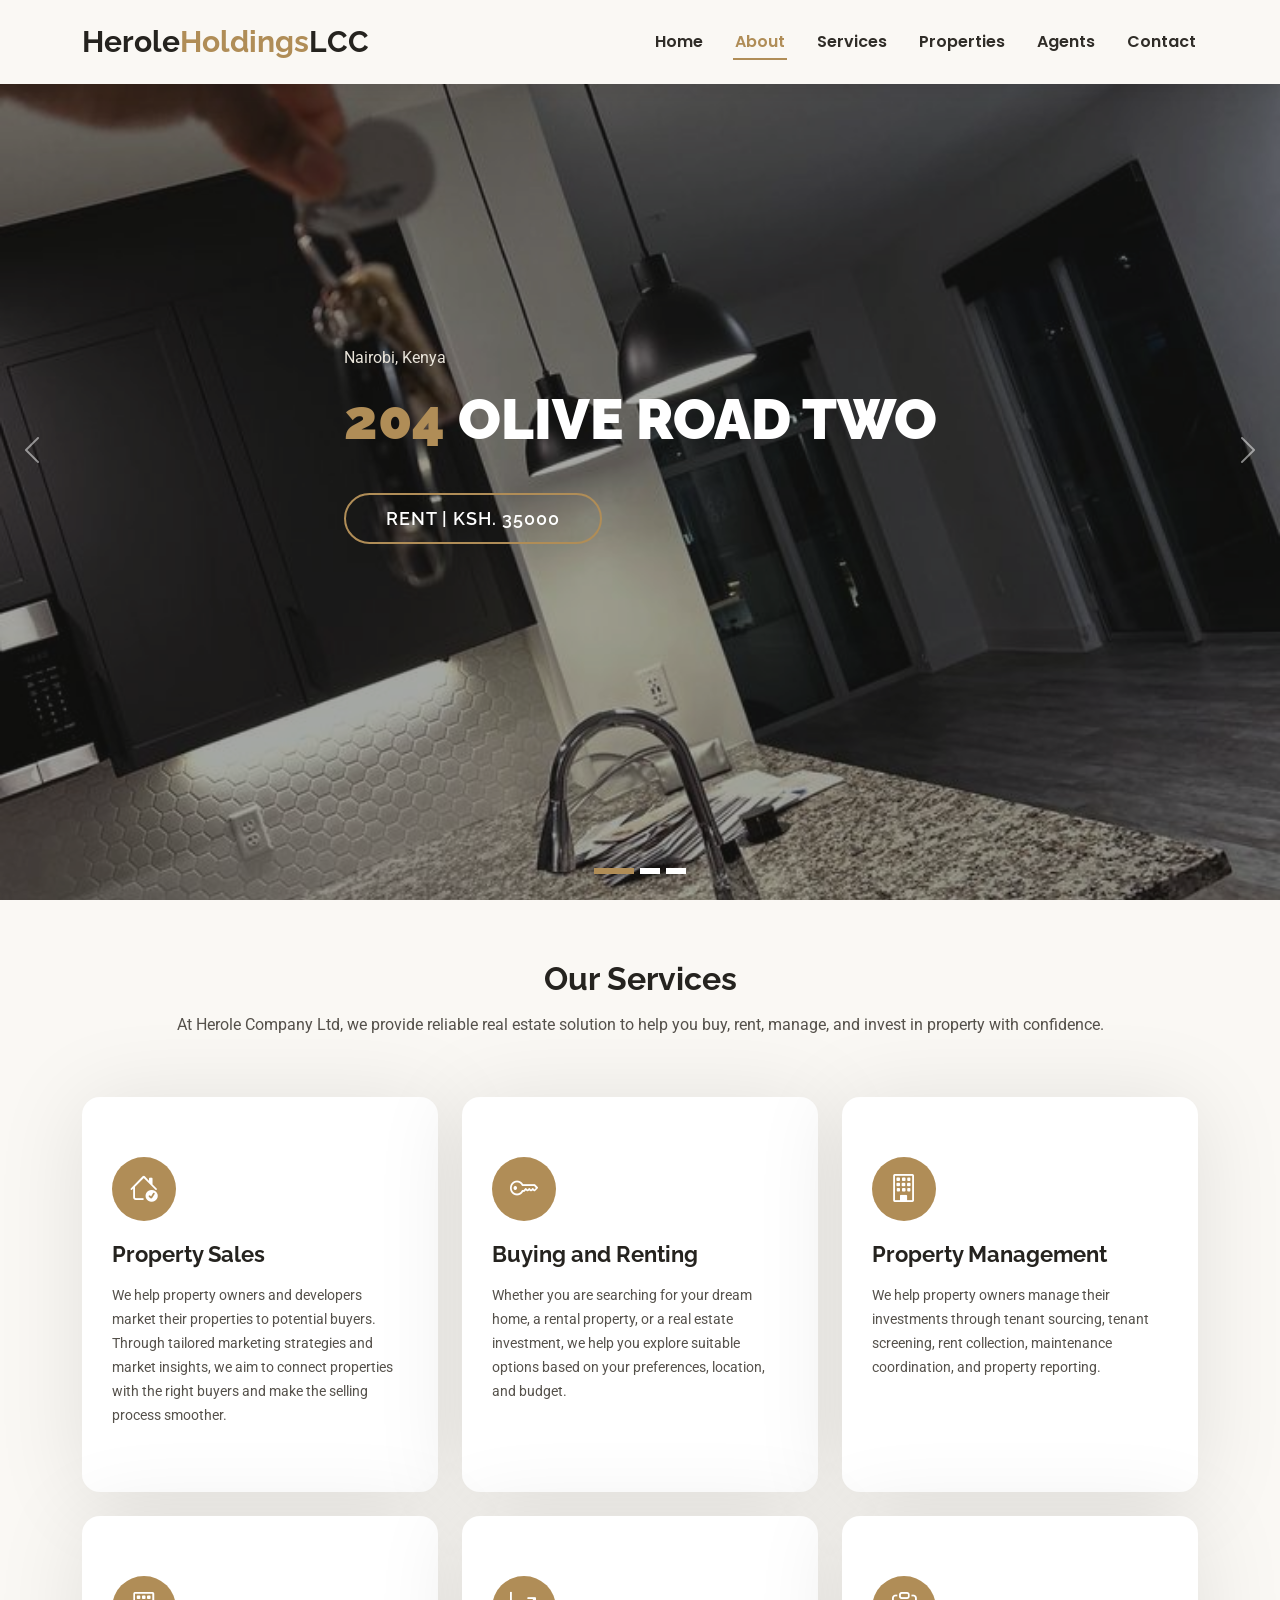
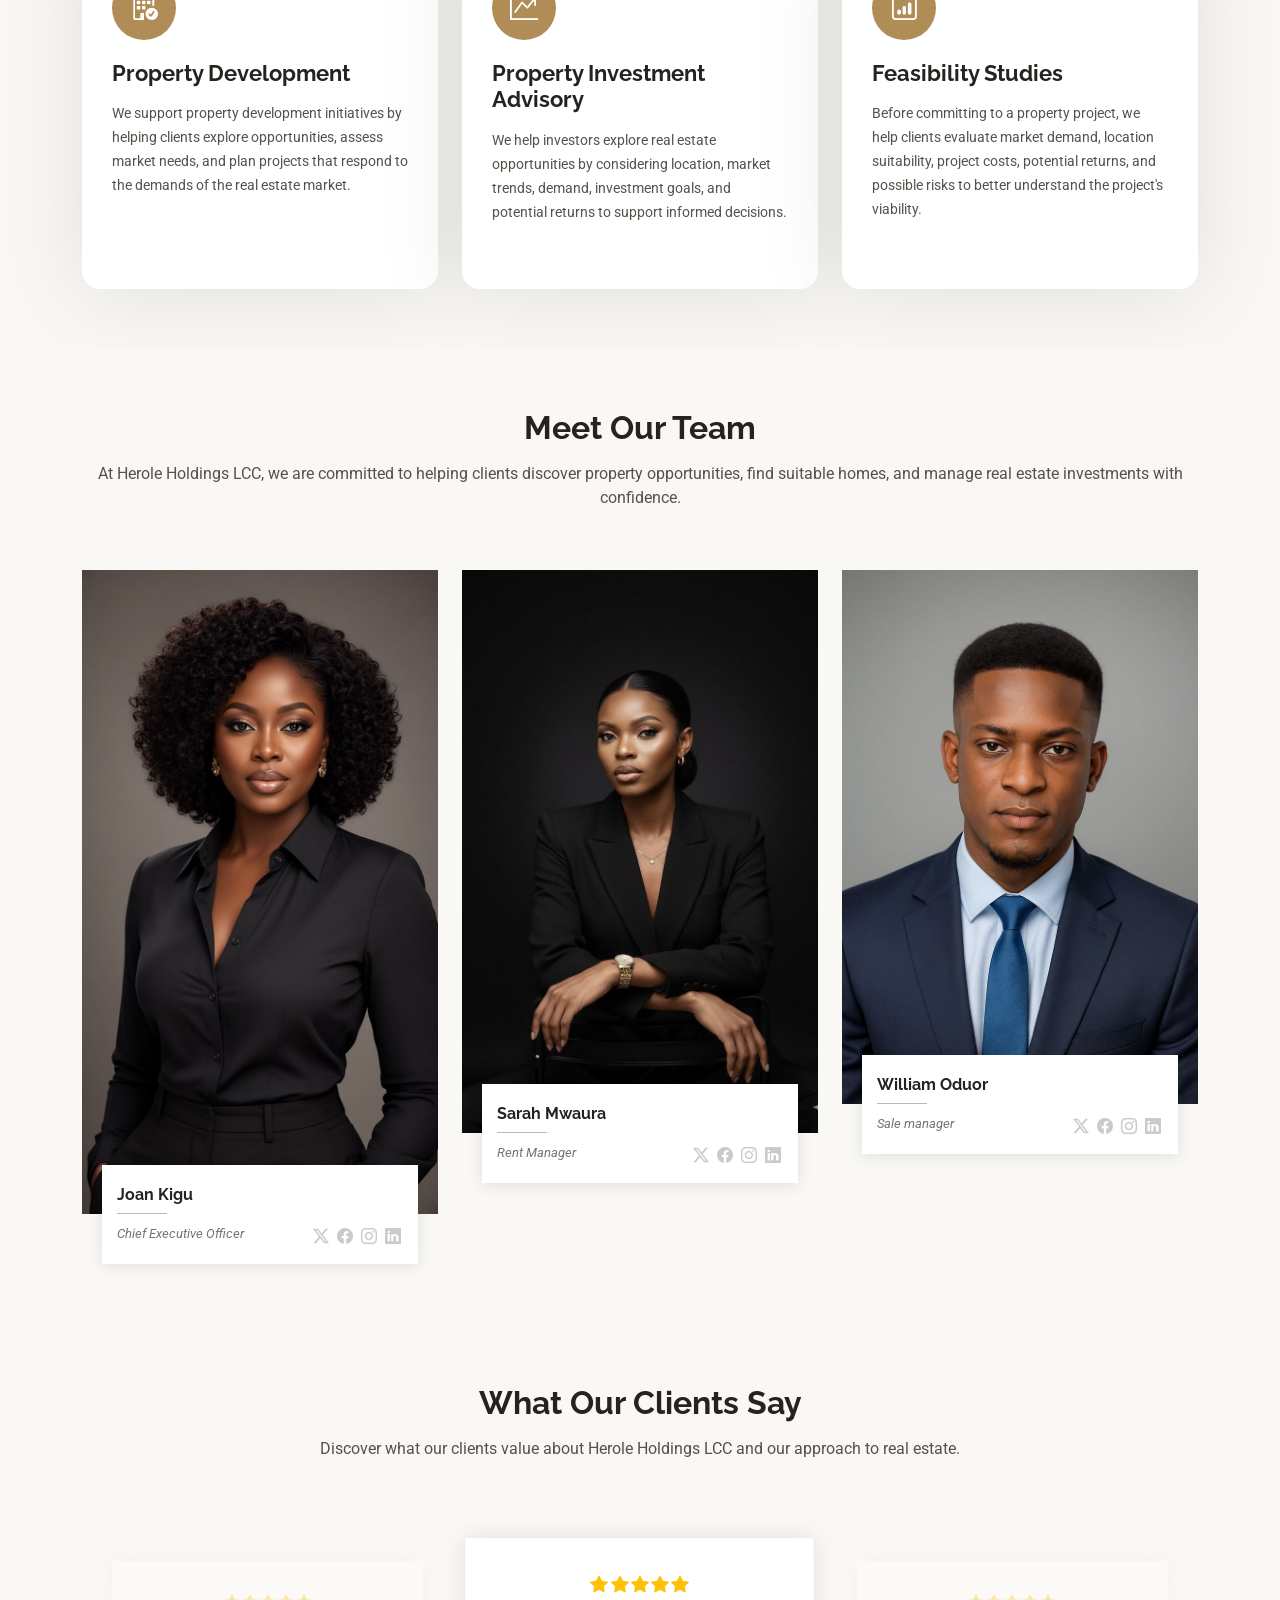
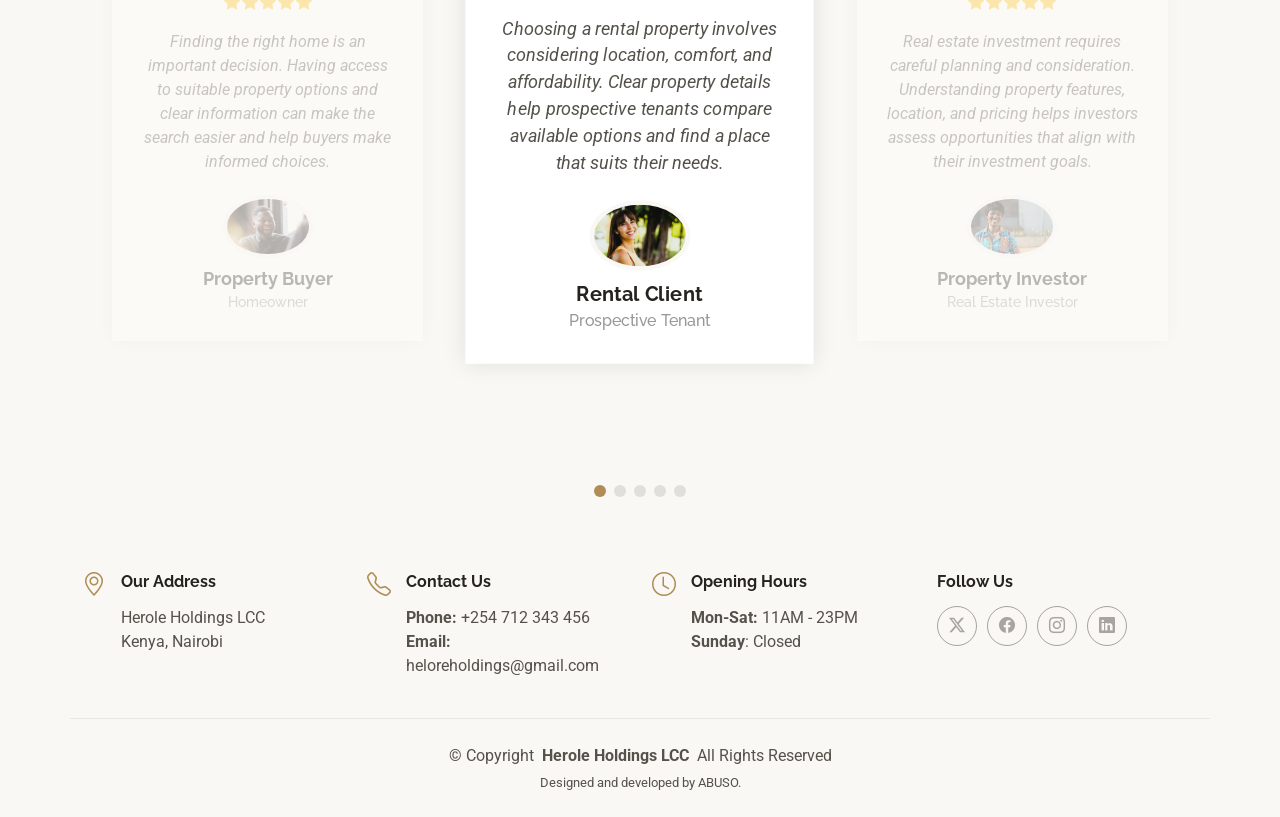
<file: index.html>
<!DOCTYPE html>
<html lang="en">

<head>
  <meta charset="utf-8">
  <meta content="width=device-width, initial-scale=1.0" name="viewport">
  <title>Homepage - Herole Holdings LCC </title>
  <meta name="description" content="">
  <meta name="keywords" content="">

  <!-- Favicons -->
  <link href="assets/img/favicon.png" rel="icon">
  <link href="assets/img/apple-touch-icon.png" rel="apple-touch-icon">

  <!-- Fonts -->
  <link href="https://fonts.googleapis.com" rel="preconnect">
  <link href="https://fonts.gstatic.com" rel="preconnect" crossorigin>
  <link href="https://fonts.googleapis.com/css2?family=Roboto:ital,wght@0,100;0,300;0,400;0,500;0,700;0,900;1,100;1,300;1,400;1,500;1,700;1,900&family=Poppins:ital,wght@0,100;0,200;0,300;0,400;0,500;0,600;0,700;0,800;0,900;1,100;1,200;1,300;1,400;1,500;1,600;1,700;1,800;1,900&family=Raleway:ital,wght@0,100;0,200;0,300;0,400;0,500;0,600;0,700;0,800;0,900;1,100;1,200;1,300;1,400;1,500;1,600;1,700;1,800;1,900&display=swap" rel="stylesheet">

  <!-- Vendor CSS Files -->
  <link href="assets/vendor/bootstrap/css/bootstrap.min.css" rel="stylesheet">
  <link href="assets/vendor/bootstrap-icons/bootstrap-icons.css" rel="stylesheet">
  <link href="assets/vendor/aos/aos.css" rel="stylesheet">
  <link href="assets/vendor/fontawesome-free/css/all.min.css" rel="stylesheet">
  <link href="assets/vendor/swiper/swiper-bundle.min.css" rel="stylesheet">

  <!-- Main CSS File -->
  <link href="assets/css/main.css" rel="stylesheet">


</head>

<body class="index-page">

  <header id="header" class="header d-flex align-items-center fixed-top">
    <div class="container-fluid container-xl position-relative d-flex align-items-center justify-content-between">

      <a href="index.html" class="logo d-flex align-items-center">
        <!-- Uncomment the line below if you also wish to use an image logo -->
        <!-- <img src="assets/img/logo.png" alt=""> -->
        <h1 class="sitename">Herole<span>Holdings</span>LCC<span></span></h1>
      </a>

      <nav id="navmenu" class="navmenu">
  <ul>
    <li><a href="index.html">Home</a></li>
    <li><a href="about.html" class="active">About</a></li>
    <li><a href="services.html">Services</a></li>
    <li><a href="properties.html">Properties</a></li>
    <li><a href="agents.html">Agents</a></li>
    <li><a href="contact.html">Contact</a></li>
  </ul>
  <i class="mobile-nav-toggle d-xl-none bi bi-list"></i>
</nav>

    </div>
  </header>

  <main class="main">

    <!-- Hero Section -->
    <section id="hero" class="hero section dark-background">

      <div id="hero-carousel" class="carousel slide" data-bs-ride="carousel" data-bs-interval="5000">

        <div class="carousel-item active">
          <img src="assets/img/hero-carousel/H.C 1.png" alt="">
          <div class="carousel-container">
            <div>
              <p>Nairobi, Kenya</p>
              <h2><span>204</span> Olive Road Two</h2>
              <a href="property-single.html" class="btn-get-started">rent | ksh. 35000</a>
            </div>
          </div>
        </div><!-- End Carousel Item -->

        <div class="carousel-item">
          <img src="assets/img/hero-carousel/H.C 2.png" alt="">
          <div class="carousel-container">
            <div>
              <p>Kitengela, Kenya</p>
              <h2><span>247</span> Ndege Drive</h2>
              <a href="property-single.html" class="btn-get-started">sale | ksh. 22,000,000</a>
            </div>
          </div>
        </div><!-- End Carousel Item -->

        <div class="carousel-item">
          <img src="assets/img/hero-carousel/H.C 3.png" alt="">
          <div class="carousel-container">
            <div>
              <p>Nairobi, Kenya</p>
              <h2><span>tw rd</span> Nairobi-West</h2>
              <a href="property-single.html" class="btn-get-started">sale |ksh 3,500,000/unit </a>
            </div>
          </div>
        </div><!-- End Carousel Item -->

        <a class="carousel-control-prev" href="#hero-carousel" role="button" data-bs-slide="prev">
          <span class="carousel-control-prev-icon bi bi-chevron-left" aria-hidden="true"></span>
        </a>

        <a class="carousel-control-next" href="#hero-carousel" role="button" data-bs-slide="next">
          <span class="carousel-control-next-icon bi bi-chevron-right" aria-hidden="true"></span>
        </a>

        <ol class="carousel-indicators"></ol>

      </div>

    </section><!-- /Hero Section -->

    <!-- Services Section -->
    <section id="services" class="services section">

      <!-- Section Title -->
      <div class="container section-title" data-aos="fade-up">
        <h2>Our Services</h2>
        <p> At Herole Company Ltd, we provide reliable real estate solution to help you buy, rent, manage, and invest in property with confidence.</p>
      </div>
      <!-- End Section Title -->

      <div class="container">

        <div class="row gy-4">
             <!-- Service 1: Property Sales -->
          <div class="col-lg-4 col-md-6" data-aos="fade-up" data-aos-delay="100">
            <div class="service-item  position-relative">
              <div class="icon">
                <i class="bi bi-house-check"></i>
              </div>
              <a href="service-details.html" class="stretched-link">
                <h3>Property Sales</h3>
              </a>
              <p>We help property owners and developers market their properties
            to potential buyers. Through tailored marketing strategies and
            market insights, we aim to connect properties with the right
            buyers and make the selling process smoother.</p>
            </div>
          </div><!-- End Service Item -->

           <!-- Service 2: Buying & Renting -->
          <div class="col-lg-4 col-md-6" data-aos="fade-up" data-aos-delay="200">
            <div class="service-item position-relative">
              <div class="icon">
                <i class="bi bi-key"></i>
              </div>
              <a href="service-details.html" class="stretched-link">
                <h3>Buying and Renting</h3>
              </a>
              <p>Whether you are searching for your dream home, a rental property, 
              or a real estate investment, we help you explore
              suitable options based on your preferences, location,
              and budget.</p>
            </div>
          </div><!-- End Service Item -->

           <!-- Service 3: Property Management -->
          <div class="col-lg-4 col-md-6" data-aos="fade-up" data-aos-delay="300">
            <div class="service-item position-relative">
              <div class="icon">
                <i class="bi bi-building"></i>
              </div>
              <a href="service-details.html" class="stretched-link">
                <h3>Property Management</h3>
              </a>
              <p>We help property owners manage their investments through
            tenant sourcing, tenant screening, rent collection,
            maintenance coordination, and property reporting.</p>
            </div>
          </div><!-- End Service Item -->

          <!-- Service 4: Property Development -->
          <div class="col-lg-4 col-md-6" data-aos="fade-up" data-aos-delay="400">
            <div class="service-item position-relative">
              <div class="icon">
                <i class="bi bi-building-check"></i>
              </div>
              <a href="service-details.html" class="stretched-link">
                <h3>Property Development</h3>
              </a>
              <p>We support property development initiatives by helping clients
            explore opportunities, assess market needs, and plan projects
            that respond to the demands of the real estate market.</p>
              <a href="service-details.html" class="stretched-link"></a>
            </div>
          </div><!-- End Service Item -->

          <!-- Service 5: Investment Advisory -->
          <div class="col-lg-4 col-md-6" data-aos="fade-up" data-aos-delay="500">
            <div class="service-item position-relative">
              <div class="icon">
                <i class="bi bi-graph-up-arrow"></i>
              </div>
              <a href="service-details.html" class="stretched-link">
                <h3>Property Investment Advisory</h3>
              </a>
              <p>We help investors explore real estate opportunities by
            considering location, market trends, demand, investment goals,
            and potential returns to support informed decisions.</p>
              <a href="service-details.html" class="stretched-link"></a>
            </div>
          </div><!-- End Service Item -->

          <!-- Service 6: Feasibility Studies -->
          <div class="col-lg-4 col-md-6" data-aos="fade-up" data-aos-delay="600">
            <div class="service-item position-relative">
              <div class="icon">
                <i class="bi bi-clipboard-data"></i>
              </div>
              <a href="service-details.html" class="stretched-link">
                <h3>Feasibility Studies</h3>
              </a>
              <p> Before committing to a property project, we help clients
            evaluate market demand, location suitability, project costs,
            potential returns, and possible risks to better understand
            the project's viability.</p>
              <a href="service-details.html" class="stretched-link"></a>
            </div>
          </div><!-- End Service Item -->

        </div>

      </div>

    </section><!-- /Services Section -->

    <!-- Agents Section -->
    <section id="agents" class="agents section">

      <!-- Section Title -->
      <div class="container section-title" data-aos="fade-up">
        <h2>Meet Our Team</h2>
        <p>At Herole Holdings LCC, we are committed to helping clients
      discover property opportunities, find suitable homes, and
      manage real estate investments with confidence.</p>
      </div><!-- End Section Title -->

      <div class="container">

        <div class="row gy-5">

          <!-- Team Member 1 -->
          <div class="col-lg-4 col-md-6" data-aos="fade-up" data-aos-delay="100">
            <div class="member">
              <div class="pic"><img src="assets/img/team/TEAM1.png" class="img-fluid" alt=""></div>
              <div class="member-info">
                <h4>Joan Kigu</h4>
                <span>Chief Executive Officer</span>
                <div class="social">
                  <a href=""><i class="bi bi-twitter-x"></i></a>
                  <a href=""><i class="bi bi-facebook"></i></a>
                  <a href=""><i class="bi bi-instagram"></i></a>
                  <a href=""><i class="bi bi-linkedin"></i></a>
                </div>
              </div>
            </div>
          </div><!-- End Team Member -->

          <div class="col-lg-4 col-md-6" data-aos="fade-up" data-aos-delay="200">
            <div class="member">
              <div class="pic"><img src="assets/img/team/TEAM2.png" class="img-fluid" alt=""></div>
              <div class="member-info">
                <h4>Sarah Mwaura</h4>
                <span>Rent Manager</span>
                <div class="social">
                  <a href=""><i class="bi bi-twitter-x"></i></a>
                  <a href=""><i class="bi bi-facebook"></i></a>
                  <a href=""><i class="bi bi-instagram"></i></a>
                  <a href=""><i class="bi bi-linkedin"></i></a>
                </div>
              </div>
            </div>
          </div><!-- End Team Member -->

          <div class="col-lg-4 col-md-6" data-aos="fade-up" data-aos-delay="300">
            <div class="member">
              <div class="pic"><img src="assets/img/team/TEAM3.png" class="img-fluid" alt=""></div>
              <div class="member-info">
                <h4>William Oduor</h4>
                <span>Sale manager<br></span>
                <div class="social">
                  <a href=""><i class="bi bi-twitter-x"></i></a>
                  <a href=""><i class="bi bi-facebook"></i></a>
                  <a href=""><i class="bi bi-instagram"></i></a>
                  <a href=""><i class="bi bi-linkedin"></i></a>
                </div>
              </div>
            </div>
          </div><!-- End Team Member -->

        </div>

      </div>

    </section><!-- /Agents Section -->

    <!-- Testimonials Section -->
    <section id="testimonials" class="testimonials section">

      <!-- Section Title -->
      <div class="container section-title" data-aos="fade-up">
        <h2>What Our Clients Say</h2>
        <p>Discover what our clients value about Herole Holdings LCC and our approach to real estate.</p>
      </div><!-- End Section Title -->

      <div class="container" data-aos="fade-up" data-aos-delay="100">

        <div class="swiper init-swiper">
          <script type="application/json" class="swiper-config">
            {
              "loop": true,
              "speed": 600,
              "autoplay": {
                "delay": 5000
              },
              "slidesPerView": "auto",
              "pagination": {
                "el": ".swiper-pagination",
                "type": "bullets",
                "clickable": true
              },
              "breakpoints": {
                "320": {
                  "slidesPerView": 1,
                  "spaceBetween": 40
                },
                "1200": {
                  "slidesPerView": 3,
                  "spaceBetween": 1
                }
              }
            }
          </script>
          <div class="swiper-wrapper">

           <!-- Testimonial 1 -->
            <div class="swiper-slide">
              <div class="testimonial-item">
                <div class="stars">
                  <i class="bi bi-star-fill"></i><i class="bi bi-star-fill"></i><i class="bi bi-star-fill"></i><i class="bi bi-star-fill"></i><i class="bi bi-star-fill"></i>
                </div>
                <p>
                  Finding the right home is an important decision.
              Having access to suitable property options and clear
              information can make the search easier and help buyers
              make informed choices.
                </p>
                <div class="profile mt-auto">
                  <img src="assets/img/testimonials/tst 1.png" class="testimonial-img" alt="">
                  <h3>Property Buyer</h3>
                  <h4>Homeowner</h4>
                </div>
              </div>
            </div><!-- End testimonial 1 -->

             <!-- Testimonial 2 -->
            <div class="swiper-slide">
              <div class="testimonial-item">
                <div class="stars">
                  <i class="bi bi-star-fill"></i><i class="bi bi-star-fill"></i><i class="bi bi-star-fill"></i><i class="bi bi-star-fill"></i><i class="bi bi-star-fill"></i>
                </div>
                <p>
                 Choosing a rental property involves considering location,
              comfort, and affordability. Clear property details help
              prospective tenants compare available options and find
              a place that suits their needs.
                </p>
                <div class="profile mt-auto">
                  <img src="assets/img/testimonials/tst 2.png" class="testimonial-img" alt="">
                  <h3>Rental Client</h3>
                  <h4>Prospective Tenant</h4>
                </div>
              </div>
            </div><!-- End testimonial 2 -->

            <!-- Testimonial 3 -->
            <div class="swiper-slide">
              <div class="testimonial-item">
                <div class="stars">
                  <i class="bi bi-star-fill"></i><i class="bi bi-star-fill"></i><i class="bi bi-star-fill"></i><i class="bi bi-star-fill"></i><i class="bi bi-star-fill"></i>
                </div>
                <p>
             Real estate investment requires careful planning and
              consideration. Understanding property features, location,
              and pricing helps investors assess opportunities that
              align with their investment goals. 
                </p>
                <div class="profile mt-auto">
                  <img src="assets/img/testimonials/tst 3.png" class="testimonial-img" alt="">
                  <h3>Property Investor</h3>
                  <h4>Real Estate Investor</h4>
                </div>
              </div>
            </div><!-- End testimonial 3 -->

             <!-- Testimonial 4 -->
            <div class="swiper-slide">
              <div class="testimonial-item">
                <div class="stars">
                  <i class="bi bi-star-fill"></i><i class="bi bi-star-fill"></i><i class="bi bi-star-fill"></i><i class="bi bi-star-fill"></i><i class="bi bi-star-fill"></i>
                </div>
                <p>
                 Every property search comes with unique priorities.
              Reviewing property details and comparing available
              options can make the process more organised and help
              people decide on their next steps with confidence.
                </p>
                <div class="profile mt-auto">
                  <img src="assets/img/testimonials/tst 4.png" class="testimonial-img" alt="">
                  <h3>Property Seeker</h3>
                  <h4>Residential Client</h4>
                </div>
              </div>
            </div><!-- End testimonial 4 -->

             <!-- Testimonial 5 -->
            <div class="swiper-slide">
              <div class="testimonial-item">
                <div class="stars">
                  <i class="bi bi-star-fill"></i><i class="bi bi-star-fill"></i><i class="bi bi-star-fill"></i><i class="bi bi-star-fill"></i><i class="bi bi-star-fill"></i>
                </div>
                 <p>
              Finding the right property takes time and thoughtful
              consideration. Having relevant information about
              available properties makes it easier to evaluate
              choices and identify a suitable option.
              </p>
                 <div class="profile mt-auto">
                  <img src="assets/img/testimonials/tst 5.png" class="testimonial-img" alt="">
                   <h3>Property Client</h3>
                  <h4>Home Seeker</h4>
                </div>
              </div>
            </div><!-- End testimonial 5 -->

          </div>
          <div class="swiper-pagination"></div>
        </div>

      </div>

    </section><!-- /Testimonials Section -->

  </main>

  <!-- Footer Section -->
  <footer id="footer" class="footer light-background">

    <!-- Address -->
    <div class="container">
      <div class="row gy-3">
        <div class="col-lg-3 col-md-6 d-flex">
          <i class="bi bi-geo-alt icon"></i>
          <div class="address">
            <h4>Our Address</h4>
            <p>Herole Holdings LCC</p>
            <p>Kenya, Nairobi</p>
            
          </div>

        </div>
     <!-- End Address -->

        <!-- Contact -->
        <div class="col-lg-3 col-md-6 d-flex">
          <i class="bi bi-telephone icon"></i>
          <div>
            <h4>Contact Us</h4>
            <p>
              <strong>Phone:</strong> <span>+254 712 343 456</span><br>
              <strong>Email:</strong> <span>heloreholdings@gmail.com</span><br>
            </p>
          </div>
        </div>
         <!-- End Contact -->

         <!-- Opening Hours -->
         <div class="col-lg-3 col-md-6 d-flex">
          <i class="bi bi-clock icon"></i>
          <div>
            <h4>Opening Hours</h4>
            <p>
              <strong>Mon-Sat:</strong> <span>11AM - 23PM</span><br>
              <strong>Sunday</strong>: <span>Closed</span>
            </p>
          </div>
        </div>

        <div class="col-lg-3 col-md-6">
          <h4>Follow Us</h4>
          <div class="social-links d-flex">
            <a href="#" class="twitter"><i class="bi bi-twitter-x"></i></a>
            <a href="#" class="facebook"><i class="bi bi-facebook"></i></a>
            <a href="#" class="instagram"><i class="bi bi-instagram"></i></a>
            <a href="#" class="linkedin"><i class="bi bi-linkedin"></i></a>
          </div>
        </div>

      </div>
    </div>

    <div class="container copyright text-center mt-4">
      <p>© <span>Copyright</span> <strong class="px-1 sitename">Herole Holdings LCC</strong> <span>All Rights Reserved</span></p>
      <div class="credits">
     Designed and developed by ABUSO.
    </div>
  
    </div>

  </footer>

  <!-- Scroll Top -->
  <a href="#" id="scroll-top" class="scroll-top d-flex align-items-center justify-content-center"><i class="bi bi-arrow-up-short"></i></a>

  <!-- Preloader -->
  <div id="preloader"></div>

  <!-- Vendor JS Files -->
  <script src="assets/vendor/bootstrap/js/bootstrap.bundle.min.js"></script>
  <script src="assets/vendor/php-email-form/validate.js"></script>
  <script src="assets/vendor/aos/aos.js"></script>
  <script src="assets/vendor/swiper/swiper-bundle.min.js"></script>
  <script src="assets/vendor/purecounter/purecounter_vanilla.js"></script>

  <!-- Main JS File -->
  <script src="assets/js/main.js"></script>

</body>

</html>
</file>
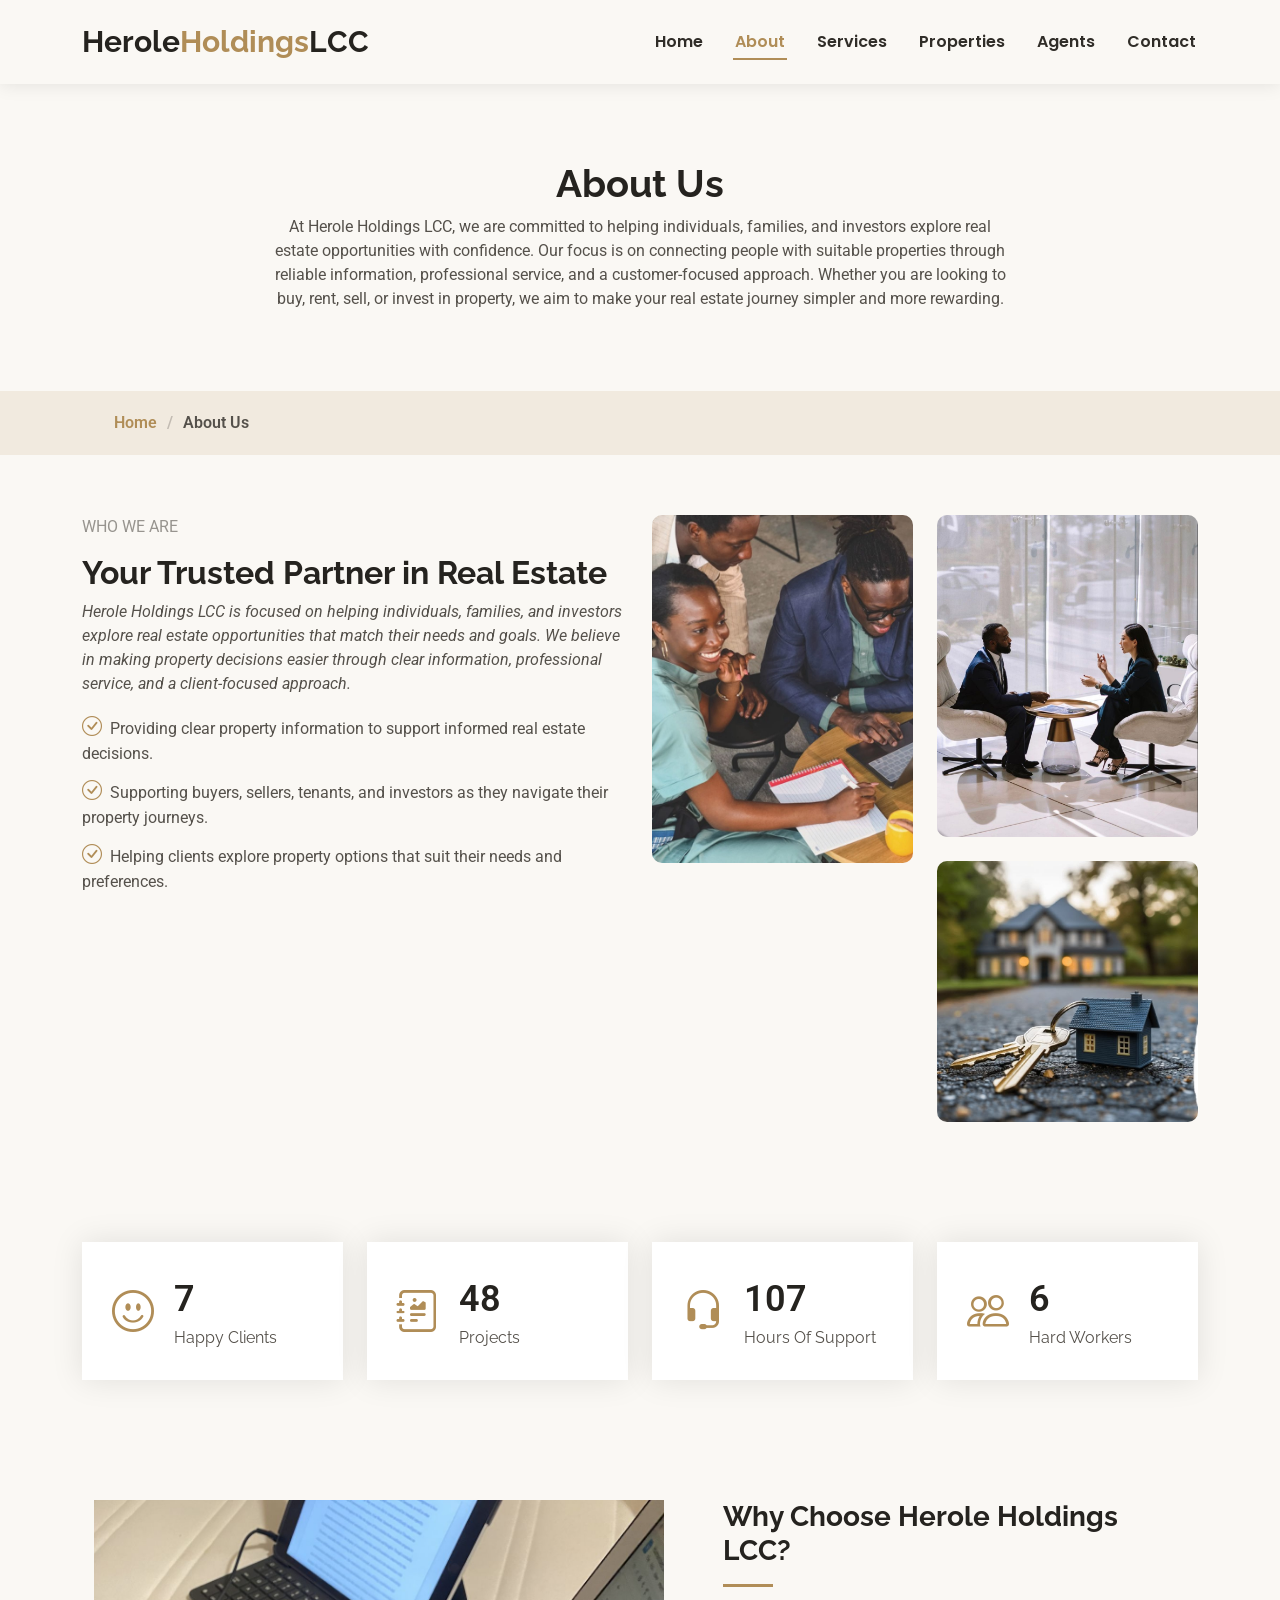
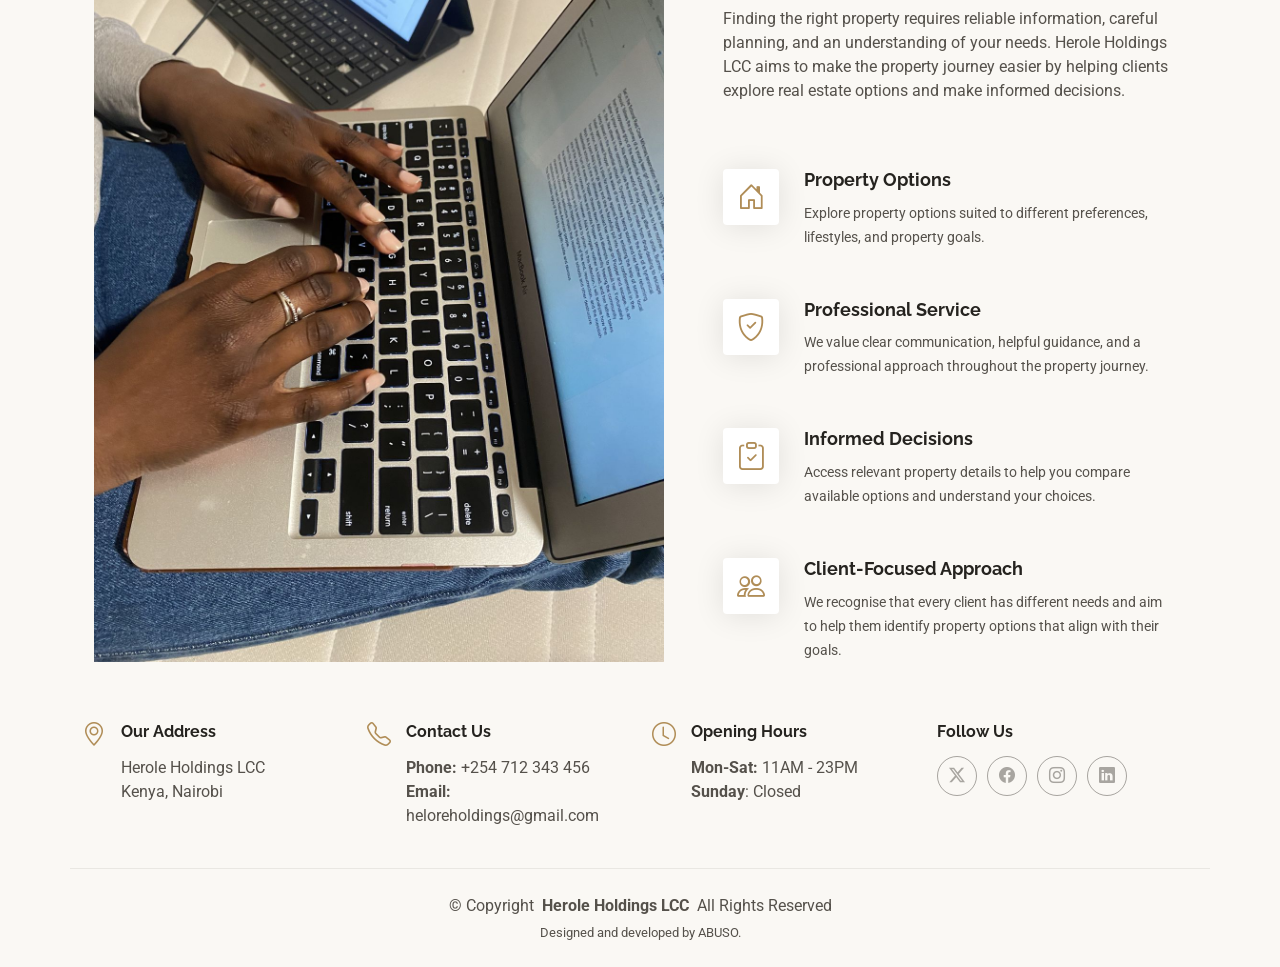
<file: about.html>
<!DOCTYPE html>
<html lang="en">

<head>
  <meta charset="utf-8">
  <meta content="width=device-width, initial-scale=1.0" name="viewport">
  <title>About - Helore Holdings LCC</title>
  <meta name="description" content="">
  <meta name="keywords" content="">

  <!-- Favicons -->
  <link href="assets/img/favicon.png" rel="icon">
  <link href="assets/img/apple-touch-icon.png" rel="apple-touch-icon">

  <!-- Fonts -->
  <link href="https://fonts.googleapis.com" rel="preconnect">
  <link href="https://fonts.gstatic.com" rel="preconnect" crossorigin>
  <link href="https://fonts.googleapis.com/css2?family=Roboto:ital,wght@0,100;0,300;0,400;0,500;0,700;0,900;1,100;1,300;1,400;1,500;1,700;1,900&family=Poppins:ital,wght@0,100;0,200;0,300;0,400;0,500;0,600;0,700;0,800;0,900;1,100;1,200;1,300;1,400;1,500;1,600;1,700;1,800;1,900&family=Raleway:ital,wght@0,100;0,200;0,300;0,400;0,500;0,600;0,700;0,800;0,900;1,100;1,200;1,300;1,400;1,500;1,600;1,700;1,800;1,900&display=swap" rel="stylesheet">

  <!-- Vendor CSS Files -->
  <link href="assets/vendor/bootstrap/css/bootstrap.min.css" rel="stylesheet">
  <link href="assets/vendor/bootstrap-icons/bootstrap-icons.css" rel="stylesheet">
  <link href="assets/vendor/aos/aos.css" rel="stylesheet">
  <link href="assets/vendor/fontawesome-free/css/all.min.css" rel="stylesheet">
  <link href="assets/vendor/swiper/swiper-bundle.min.css" rel="stylesheet">

  <!-- Main CSS File -->
  <link href="assets/css/main.css" rel="stylesheet">

 
</head>

<body class="about-page">

  <header id="header" class="header d-flex align-items-center fixed-top">
    <div class="container-fluid container-xl position-relative d-flex align-items-center justify-content-between">

      <a href="index.html" class="logo d-flex align-items-center">
        <!-- Uncomment the line below if you also wish to use an image logo -->
        <!-- <img src="assets/img/logo.png" alt=""> -->
        <h1 class="sitename">Herole<span>Holdings</span>LCC<span></span></h1>
      </a>

    <nav id="navmenu" class="navmenu">
  <ul>
    <li><a href="index.html">Home</a></li>
    <li><a href="about.html" class="active">About</a></li>
    <li><a href="services.html">Services</a></li>
    <li><a href="properties.html">Properties</a></li>
    <li><a href="agents.html">Agents</a></li>
    <li><a href="contact.html">Contact</a></li>
  </ul>
  <i class="mobile-nav-toggle d-xl-none bi bi-list"></i>
</nav>

    </div>
  </header>

  <main class="main">

    <!-- Page Title -->
    <div class="page-title" data-aos="fade">
      <div class="heading">
        <div class="container">
          <div class="row d-flex justify-content-center text-center">
            <div class="col-lg-8">
              <h1>About Us</h1>
              <p class="mb-0">At Herole Holdings LCC, we are committed to helping individuals,
            families, and investors explore real estate opportunities with
            confidence. Our focus is on connecting people with suitable
            properties through reliable information, professional service,
            and a customer-focused approach. Whether you are looking to buy,
            rent, sell, or invest in property, we aim to make your real estate
            journey simpler and more rewarding.</p>
            </div>
          </div>
        </div>
      </div>
      <nav class="breadcrumbs">
        <div class="container">
          <ol>
            <li><a href="index.html">Home</a></li>
            <li class="current">About Us</li>
          </ol>
        </div>
      </nav>
    </div><!-- End Page Title -->

    <!-- About Section -->
    <section id="about" class="about section">

      <div class="container">

        <div class="row gy-4">

          <div class="col-lg-6 content" data-aos="fade-up" data-aos-delay="100">
            <p class="who-we-are">Who We Are</p>
            <h3>Your Trusted Partner in Real Estate</h3>
            <p class="fst-italic">
              Herole Holdings LCC is focused on helping individuals,
          families, and investors explore real estate opportunities
          that match their needs and goals. We believe in making
          property decisions easier through clear information,
          professional service, and a client-focused approach.
            </p>
            <ul>
              <li><i class="bi bi-check-circle"></i> <span>Providing clear property information to support informed real estate decisions.</span></li>
              <li><i class="bi bi-check-circle"></i> <span>Supporting buyers, sellers, tenants, and investors as they navigate their property journeys.</span></li>
              <li><i class="bi bi-check-circle"></i> <span>Helping clients explore property options that suit their needs and preferences.</span></li>
            </ul>
          </div>

          <div class="col-lg-6 about-images" data-aos="fade-up" data-aos-delay="200">
            <div class="row gy-4">
              <div class="col-lg-6">
                <img src="assets/img/about_co.1.png" class="img-fluid" alt="">
              </div>
              <div class="col-lg-6">
                <div class="row gy-4">
                  <div class="col-lg-12">
                    <img src="assets/img/about_co.2.png" class="img-fluid" alt="">
                  </div>
                  <div class="col-lg-12">
                    <img src="assets/img/about_co.3..png" class="img-fluid" alt="">
                  </div>
                </div>
              </div>
            </div>

          </div>

        </div>

      </div>
    </section><!-- /About Section -->

    <!-- Stats Section -->
    <section id="stats" class="stats section">

      <div class="container" data-aos="fade-up" data-aos-delay="100">

        <div class="row gy-4">

          <div class="col-lg-3 col-md-6">
            <div class="stats-item d-flex align-items-center w-100 h-100">
              <i class="bi bi-emoji-smile color-blue flex-shrink-0"></i>
              <div>
                <span data-purecounter-start="0" data-purecounter-end="15" data-purecounter-duration="1" class="purecounter"></span>
                <p>Happy Clients</p>
              </div>
            </div>
          </div><!-- End Stats Item -->

          <div class="col-lg-3 col-md-6">
            <div class="stats-item d-flex align-items-center w-100 h-100">
              <i class="bi bi-journal-richtext color-orange flex-shrink-0"></i>
              <div>
                <span data-purecounter-start="0" data-purecounter-end="103" data-purecounter-duration="1" class="purecounter"></span>
                <p>Projects</p>
              </div>
            </div>
          </div><!-- End Stats Item -->

          <div class="col-lg-3 col-md-6">
            <div class="stats-item d-flex align-items-center w-100 h-100">
              <i class="bi bi-headset color-green flex-shrink-0"></i>
              <div>
                <span data-purecounter-start="0" data-purecounter-end="233" data-purecounter-duration="1" class="purecounter"></span>
                <p>Hours Of Support</p>
              </div>
            </div>
          </div><!-- End Stats Item -->

          <div class="col-lg-3 col-md-6">
            <div class="stats-item d-flex align-items-center w-100 h-100">
              <i class="bi bi-people color-pink flex-shrink-0"></i>
              <div>
                <span data-purecounter-start="0" data-purecounter-end="12" data-purecounter-duration="1" class="purecounter"></span>
                <p>Hard Workers</p>
              </div>
            </div>
          </div><!-- End Stats Item -->

        </div>

      </div>

    </section><!-- /Stats Section -->

    <!-- Features Section -->
    <section id="features" class="features section">

      <div class="container">

        <div class="row justify-content-around gy-4">
          <div class="features-image col-lg-6" data-aos="fade-up" data-aos-delay="100"><img src="assets/img/features1.png" alt="Real estate properties and modern homes"></div>

          <div class="col-lg-5 d-flex flex-column justify-content-center" data-aos="fade-up" data-aos-delay="200">
            <h3>Why Choose Herole Holdings LCC?</h3>
            <p> Finding the right property requires reliable information,
          careful planning, and an understanding of your needs.
          Herole Holdings LCC aims to make the property journey
          easier by helping clients explore real estate options
          and make informed decisions.</p>

            <div class="icon-box d-flex position-relative" data-aos="fade-up" data-aos-delay="300">
              <i class="bi bi-house-door flex-shrink-0"></i>
              <div>
                <h4><a href="" class="stretched-link">Property Options</a></h4>
                <p> Explore property options suited to different preferences,
              lifestyles, and property goals.</p>
              </div>
            </div><!-- End Icon Box -->

            <div class="icon-box d-flex position-relative" data-aos="fade-up" data-aos-delay="400">
              <i class="bi bi-shield-check flex-shrink-0"></i>
              <div>
                <h4><a href="" class="stretched-link"> Professional Service</a></h4>
                <p> We value clear communication, helpful guidance, and
              a professional approach throughout the property journey.</p>
              </div>
            </div><!-- End Icon Box -->

            <div class="icon-box d-flex position-relative" data-aos="fade-up" data-aos-delay="500">
              <i class="bi bi-clipboard-check flex-shrink-0"></i>
              <div>
                <h4><a href="" class="stretched-link">Informed Decisions</a></h4>
                <p>Access relevant property details to help you compare
              available options and understand your choices.</p>
              </div>
            </div><!-- End Icon Box -->

            <div class="icon-box d-flex position-relative" data-aos="fade-up" data-aos-delay="600">
              <i class="bi bi-people flex-shrink-0"></i>
              <div>
                <h4><a href="" class="stretched-link"> Client-Focused Approach</a></h4>
                <p>We recognise that every client has different needs
              and aim to help them identify property options
              that align with their goals.</p>
              </div>
            </div><!-- End Icon Box -->

          </div>
        </div>

      </div>

    </section><!-- /Features Section -->

  </main>

  <!-- Footer Section -->
  <footer id="footer" class="footer light-background">

    <!-- Address -->
    <div class="container">
      <div class="row gy-3">
        <div class="col-lg-3 col-md-6 d-flex">
          <i class="bi bi-geo-alt icon"></i>
          <div class="address">
            <h4>Our Address</h4>
            <p>Herole Holdings LCC</p>
            <p>Kenya, Nairobi</p>
            
          </div>

        </div>
     <!-- End Address -->

        <!-- Contact -->
        <div class="col-lg-3 col-md-6 d-flex">
          <i class="bi bi-telephone icon"></i>
          <div>
            <h4>Contact Us</h4>
            <p>
              <strong>Phone:</strong> <span>+254 712 343 456</span><br>
              <strong>Email:</strong> <span>heloreholdings@gmail.com</span><br>
            </p>
          </div>
        </div>
         <!-- End Contact -->

         <!-- Opening Hours -->
         <div class="col-lg-3 col-md-6 d-flex">
          <i class="bi bi-clock icon"></i>
          <div>
            <h4>Opening Hours</h4>
            <p>
              <strong>Mon-Sat:</strong> <span>11AM - 23PM</span><br>
              <strong>Sunday</strong>: <span>Closed</span>
            </p>
          </div>
        </div>

        <div class="col-lg-3 col-md-6">
          <h4>Follow Us</h4>
          <div class="social-links d-flex">
            <a href="#" class="twitter"><i class="bi bi-twitter-x"></i></a>
            <a href="#" class="facebook"><i class="bi bi-facebook"></i></a>
            <a href="#" class="instagram"><i class="bi bi-instagram"></i></a>
            <a href="#" class="linkedin"><i class="bi bi-linkedin"></i></a>
          </div>
        </div>

      </div>
    </div>

    <div class="container copyright text-center mt-4">
      <p>© <span>Copyright</span> <strong class="px-1 sitename">Herole Holdings LCC</strong> <span>All Rights Reserved</span></p>
      <div class="credits">
     Designed and developed by ABUSO.
    </div>
  
    </div>

  </footer>


  <!-- Scroll Top -->
  <a href="#" id="scroll-top" class="scroll-top d-flex align-items-center justify-content-center"><i class="bi bi-arrow-up-short"></i></a>

  <!-- Preloader -->
  <div id="preloader"></div>

  <!-- Vendor JS Files -->
  <script src="assets/vendor/bootstrap/js/bootstrap.bundle.min.js"></script>
  <script src="assets/vendor/php-email-form/validate.js"></script>
  <script src="assets/vendor/aos/aos.js"></script>
  <script src="assets/vendor/swiper/swiper-bundle.min.js"></script>
  <script src="assets/vendor/purecounter/purecounter_vanilla.js"></script>

  <!-- Main JS File -->
  <script src="assets/js/main.js"></script>

</body>

</html>
</file>
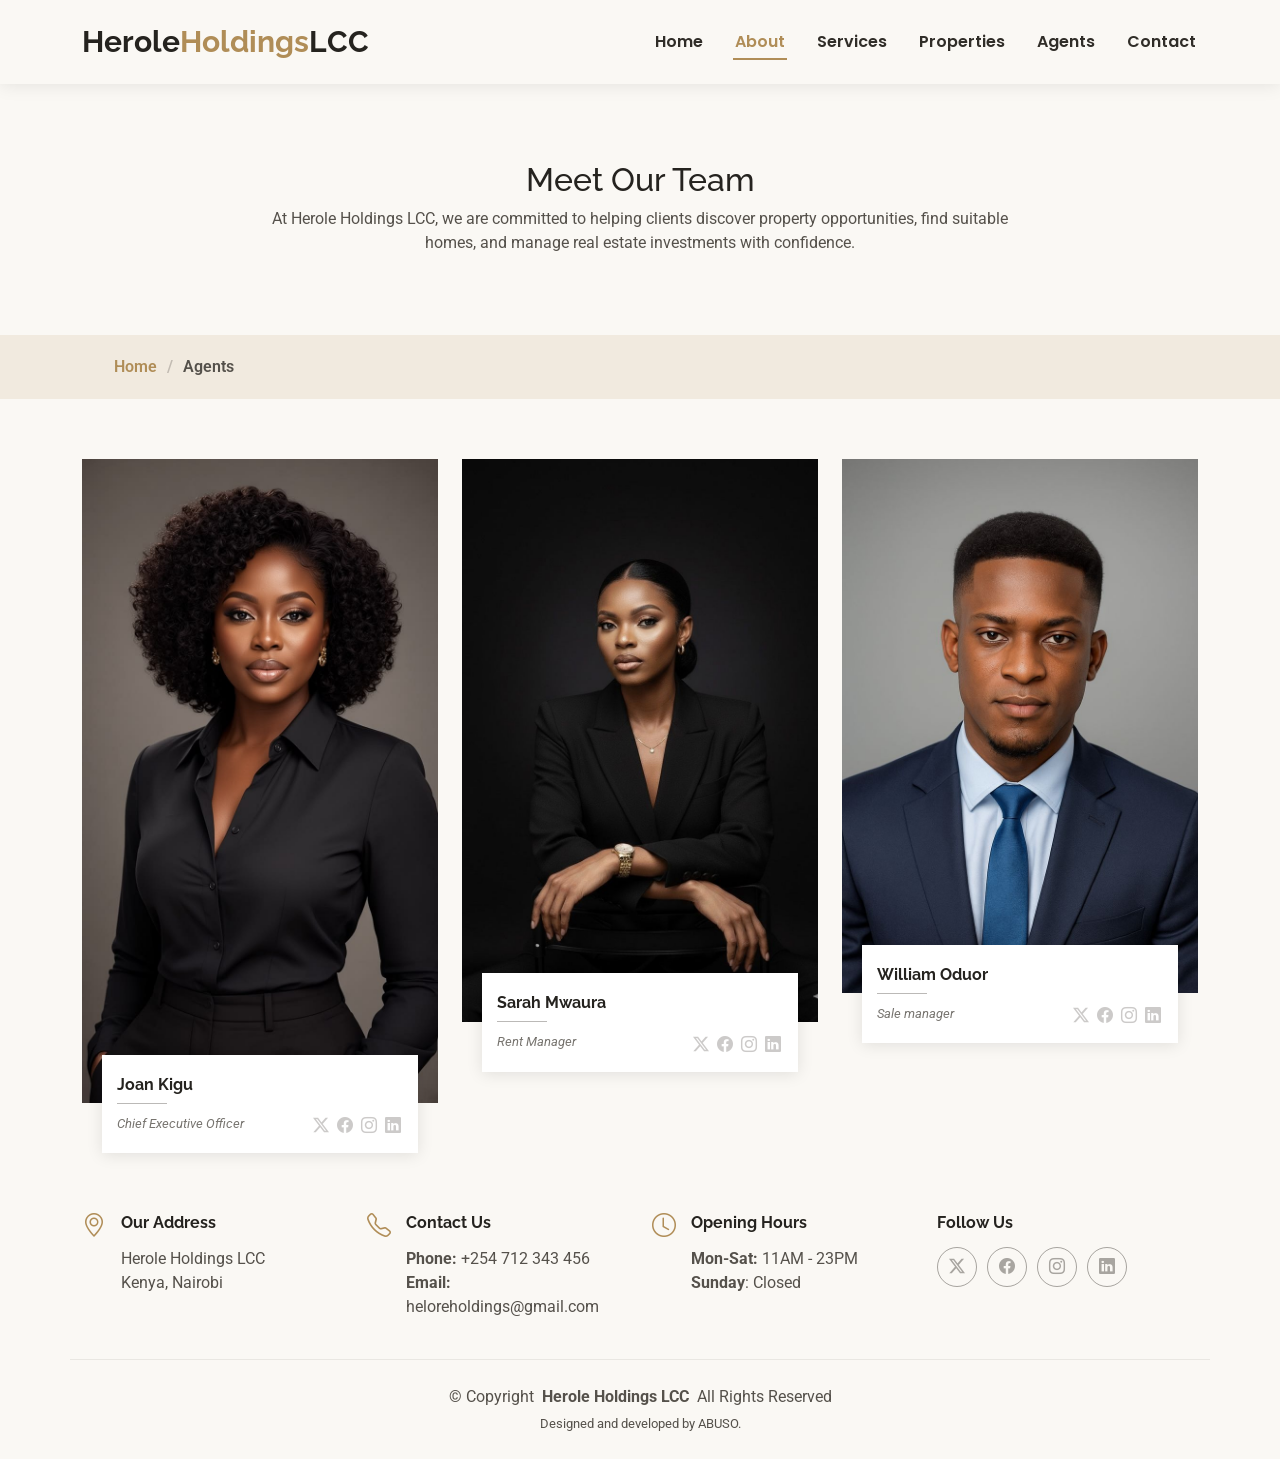
<file: agents.html>
<!DOCTYPE html>
<html lang="en">

<head>
  <meta charset="utf-8">
  <meta content="width=device-width, initial-scale=1.0" name="viewport">
  <title>Team's Page - Herole Holdings LCC</title>
  <meta name="description" content="">
  <meta name="keywords" content="">

  <!-- Favicons -->
  <link href="assets/img/favicon.png" rel="icon">
  <link href="assets/img/apple-touch-icon.png" rel="apple-touch-icon">

  <!-- Fonts -->
  <link href="https://fonts.googleapis.com" rel="preconnect">
  <link href="https://fonts.gstatic.com" rel="preconnect" crossorigin>
  <link href="https://fonts.googleapis.com/css2?family=Roboto:ital,wght@0,100;0,300;0,400;0,500;0,700;0,900;1,100;1,300;1,400;1,500;1,700;1,900&family=Poppins:ital,wght@0,100;0,200;0,300;0,400;0,500;0,600;0,700;0,800;0,900;1,100;1,200;1,300;1,400;1,500;1,600;1,700;1,800;1,900&family=Raleway:ital,wght@0,100;0,200;0,300;0,400;0,500;0,600;0,700;0,800;0,900;1,100;1,200;1,300;1,400;1,500;1,600;1,700;1,800;1,900&display=swap" rel="stylesheet">

  <!-- Vendor CSS Files -->
  <link href="assets/vendor/bootstrap/css/bootstrap.min.css" rel="stylesheet">
  <link href="assets/vendor/bootstrap-icons/bootstrap-icons.css" rel="stylesheet">
  <link href="assets/vendor/aos/aos.css" rel="stylesheet">
  <link href="assets/vendor/fontawesome-free/css/all.min.css" rel="stylesheet">
  <link href="assets/vendor/swiper/swiper-bundle.min.css" rel="stylesheet">

  <!-- Main CSS File -->
  <link href="assets/css/main.css" rel="stylesheet">

 
</head>

<body class="agents-page">

  <header id="header" class="header d-flex align-items-center fixed-top">
    <div class="container-fluid container-xl position-relative d-flex align-items-center justify-content-between">

      <a href="index.html" class="logo d-flex align-items-center">
        <!-- Uncomment the line below if you also wish to use an image logo -->
        <!-- <img src="assets/img/logo.png" alt=""> -->
       <h1 class="sitename">Herole<span>Holdings</span>LCC<span></span></h1>
      </a>

      <nav id="navmenu" class="navmenu">
  <ul>
    <li><a href="index.html">Home</a></li>
    <li><a href="about.html" class="active">About</a></li>
    <li><a href="services.html">Services</a></li>
    <li><a href="properties.html">Properties</a></li>
    <li><a href="agents.html">Agents</a></li>
    <li><a href="contact.html">Contact</a></li>
  </ul>
  <i class="mobile-nav-toggle d-xl-none bi bi-list"></i>
</nav>

    </div>
  </header>

  <main class="main">

    <!-- Page Title -->
    <div class="page-title" data-aos="fade">
      <div class="heading">
        <div class="container">
          <div class="row d-flex justify-content-center text-center">
            <div class="col-lg-8">
             <h2>Meet Our Team</h2>
              <p class="mb-0">At Herole Holdings LCC, we are committed to helping clients
      discover property opportunities, find suitable homes, and
      manage real estate investments with confidence.</p>
            </div>
          </div>
        </div>
      </div>
      <nav class="breadcrumbs">
        <div class="container">
          <ol>
            <li><a href="index.html">Home</a></li>
            <li class="current">Agents</li>
          </ol>
        </div>
      </nav>
    </div><!-- End Page Title -->

    <!-- Agents Section -->
    <section id="agents" class="agents section">

      <div class="container">

        <div class="row gy-5">

          <div class="col-lg-4 col-md-6" data-aos="fade-up" data-aos-delay="100">
            <div class="member">
              <div class="pic"><img src="assets/img/team/TEAM1.png" class="img-fluid" alt=""></div>
              <div class="member-info">
                <h4>Joan Kigu</h4>
                <span>Chief Executive Officer</span>
                <div class="social">
                  <a href=""><i class="bi bi-twitter-x"></i></a>
                  <a href=""><i class="bi bi-facebook"></i></a>
                  <a href=""><i class="bi bi-instagram"></i></a>
                  <a href=""><i class="bi bi-linkedin"></i></a>
                </div>
              </div>
            </div>
          </div><!-- End Team Member -->

          <div class="col-lg-4 col-md-6" data-aos="fade-up" data-aos-delay="200">
            <div class="member">
              <div class="pic"><img src="assets/img/team/TEAM2.png" class="img-fluid" alt=""></div>
              <div class="member-info">
                <h4>Sarah Mwaura</h4>
                <span>Rent Manager</span>
                <div class="social">
                  <a href=""><i class="bi bi-twitter-x"></i></a>
                  <a href=""><i class="bi bi-facebook"></i></a>
                  <a href=""><i class="bi bi-instagram"></i></a>
                  <a href=""><i class="bi bi-linkedin"></i></a>
                </div>
              </div>
            </div>
          </div><!-- End Team Member -->

          <div class="col-lg-4 col-md-6" data-aos="fade-up" data-aos-delay="300">
            <div class="member">
             <div class="pic"><img src="assets/img/team/TEAM3.png" class="img-fluid" alt=""></div>
              <div class="member-info">
                <h4>William Oduor</h4>
                <span>Sale manager<br></span>
                <div class="social">
                  <a href=""><i class="bi bi-twitter-x"></i></a>
                  <a href=""><i class="bi bi-facebook"></i></a>
                  <a href=""><i class="bi bi-instagram"></i></a>
                  <a href=""><i class="bi bi-linkedin"></i></a>
                </div>
              </div>
            </div>
          </div><!-- End Team Member -->

        </div>

      </div>

    </section><!-- /Agents Section -->

  </main>

   <!-- Footer Section -->
  <footer id="footer" class="footer light-background">

    <!-- Address -->
    <div class="container">
      <div class="row gy-3">
        <div class="col-lg-3 col-md-6 d-flex">
          <i class="bi bi-geo-alt icon"></i>
          <div class="address">
            <h4>Our Address</h4>
            <p>Herole Holdings LCC</p>
            <p>Kenya, Nairobi</p>
            
          </div>

        </div>
     <!-- End Address -->

        <!-- Contact -->
        <div class="col-lg-3 col-md-6 d-flex">
          <i class="bi bi-telephone icon"></i>
          <div>
            <h4>Contact Us</h4>
            <p>
              <strong>Phone:</strong> <span>+254 712 343 456</span><br>
              <strong>Email:</strong> <span>heloreholdings@gmail.com</span><br>
            </p>
          </div>
        </div>
         <!-- End Contact -->

         <!-- Opening Hours -->
         <div class="col-lg-3 col-md-6 d-flex">
          <i class="bi bi-clock icon"></i>
          <div>
            <h4>Opening Hours</h4>
            <p>
              <strong>Mon-Sat:</strong> <span>11AM - 23PM</span><br>
              <strong>Sunday</strong>: <span>Closed</span>
            </p>
          </div>
        </div>

        <div class="col-lg-3 col-md-6">
          <h4>Follow Us</h4>
          <div class="social-links d-flex">
            <a href="#" class="twitter"><i class="bi bi-twitter-x"></i></a>
            <a href="#" class="facebook"><i class="bi bi-facebook"></i></a>
            <a href="#" class="instagram"><i class="bi bi-instagram"></i></a>
            <a href="#" class="linkedin"><i class="bi bi-linkedin"></i></a>
          </div>
        </div>

      </div>
    </div>

    <div class="container copyright text-center mt-4">
      <p>© <span>Copyright</span> <strong class="px-1 sitename">Herole Holdings LCC</strong> <span>All Rights Reserved</span></p>
      <div class="credits">
     Designed and developed by ABUSO.
    </div>
  
    </div>

  </footer>


  <!-- Scroll Top -->
  <a href="#" id="scroll-top" class="scroll-top d-flex align-items-center justify-content-center"><i class="bi bi-arrow-up-short"></i></a>

  <!-- Preloader -->
  <div id="preloader"></div>

  <!-- Vendor JS Files -->
  <script src="assets/vendor/bootstrap/js/bootstrap.bundle.min.js"></script>
  <script src="assets/vendor/php-email-form/validate.js"></script>
  <script src="assets/vendor/aos/aos.js"></script>
  <script src="assets/vendor/swiper/swiper-bundle.min.js"></script>
  <script src="assets/vendor/purecounter/purecounter_vanilla.js"></script>

  <!-- Main JS File -->
  <script src="assets/js/main.js"></script>

</body>

</html>
</file>
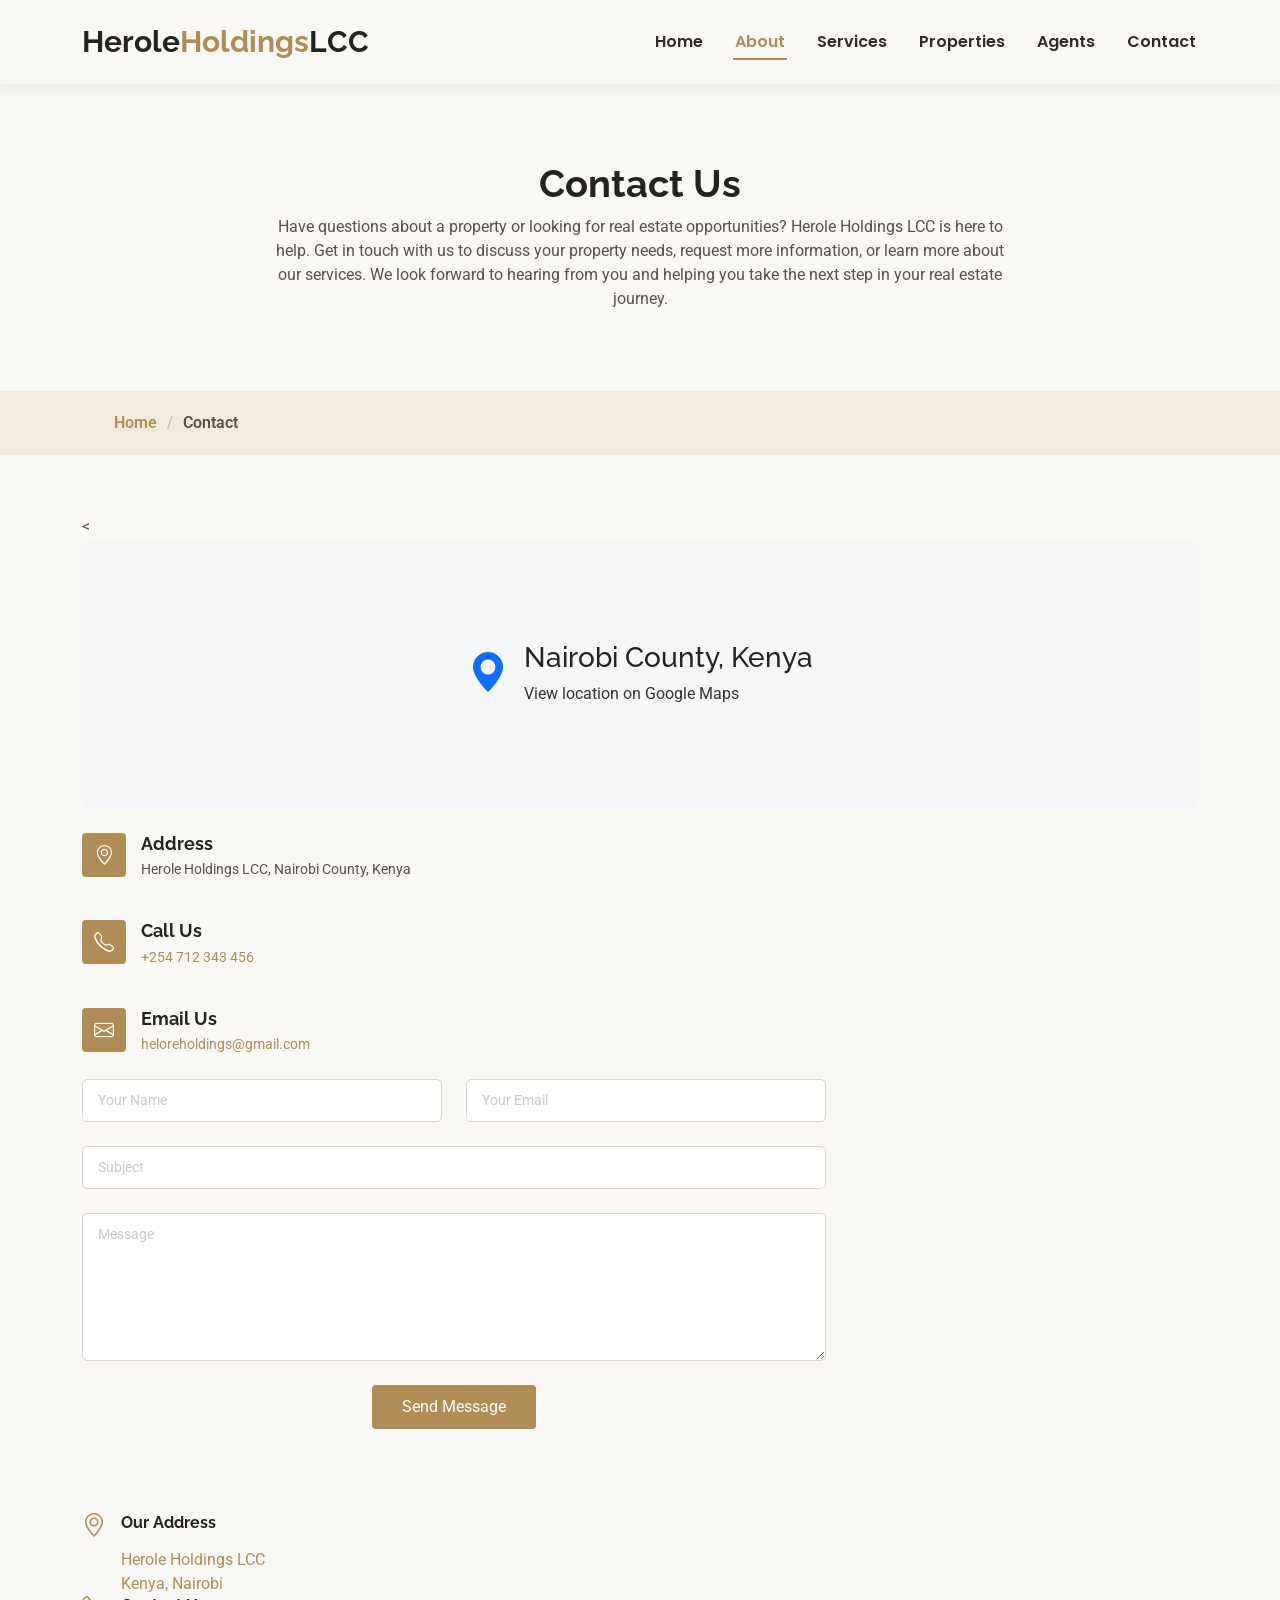
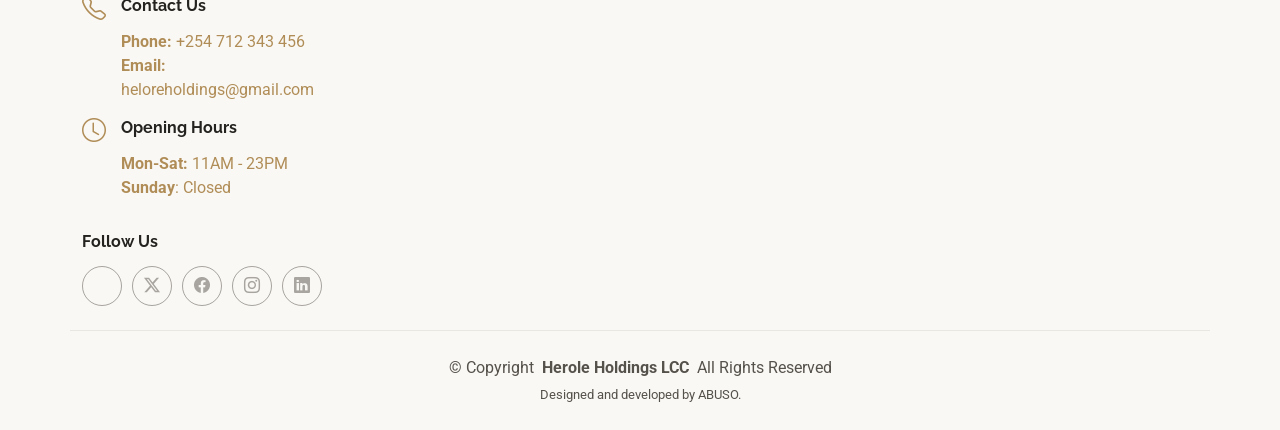
<file: contact.html>
<!DOCTYPE html>
<html lang="en">

<head>
  <meta charset="utf-8">
  <meta content="width=device-width, initial-scale=1.0" name="viewport">
  <title>Contact Us Page - Herole Holdings LCC</title>
  <meta name="description" content="">
  <meta name="keywords" content="">

  <!-- Favicons -->
  <link href="assets/img/favicon.png" rel="icon">
  <link href="assets/img/apple-touch-icon.png" rel="apple-touch-icon">

  <!-- Fonts -->
  <link href="https://fonts.googleapis.com" rel="preconnect">
  <link href="https://fonts.gstatic.com" rel="preconnect" crossorigin>
  <link href="https://fonts.googleapis.com/css2?family=Roboto:ital,wght@0,100;0,300;0,400;0,500;0,700;0,900;1,100;1,300;1,400;1,500;1,700;1,900&family=Poppins:ital,wght@0,100;0,200;0,300;0,400;0,500;0,600;0,700;0,800;0,900;1,100;1,200;1,300;1,400;1,500;1,600;1,700;1,800;1,900&family=Raleway:ital,wght@0,100;0,200;0,300;0,400;0,500;0,600;0,700;0,800;0,900;1,100;1,200;1,300;1,400;1,500;1,600;1,700;1,800;1,900&display=swap" rel="stylesheet">

  <!-- Vendor CSS Files -->
  <link href="assets/vendor/bootstrap/css/bootstrap.min.css" rel="stylesheet">
  <link href="assets/vendor/bootstrap-icons/bootstrap-icons.css" rel="stylesheet">
  <link href="assets/vendor/aos/aos.css" rel="stylesheet">
  <link href="assets/vendor/fontawesome-free/css/all.min.css" rel="stylesheet">
  <link href="assets/vendor/swiper/swiper-bundle.min.css" rel="stylesheet">

  <!-- Main CSS File -->
  <link href="assets/css/main.css" rel="stylesheet">

</head>

<body class="contact-page">

  <header id="header" class="header d-flex align-items-center fixed-top">
    <div class="container-fluid container-xl position-relative d-flex align-items-center justify-content-between">

      <a href="index.html" class="logo d-flex align-items-center">
        <!-- Uncomment the line below if you also wish to use an image logo -->
        <!-- <img src="assets/img/logo.png" alt=""> -->
       <h1 class="sitename">Herole<span>Holdings</span>LCC<span></span></h1>
      </a>

      <nav id="navmenu" class="navmenu">
  <ul>
    <li><a href="index.html">Home</a></li>
    <li><a href="about.html" class="active">About</a></li>
    <li><a href="services.html">Services</a></li>
    <li><a href="properties.html">Properties</a></li>
    <li><a href="agents.html">Agents</a></li>
    <li><a href="contact.html">Contact</a></li>
  </ul>
  <i class="mobile-nav-toggle d-xl-none bi bi-list"></i>
</nav>
    </div>
  </header>

  <main class="main">

    <!-- Page Title -->
    <div class="page-title" data-aos="fade">
      <div class="heading">
        <div class="container">
          <div class="row d-flex justify-content-center text-center">
            <div class="col-lg-8">
              <h1>Contact Us</h1>
              <p class="mb-0">Have questions about a property or looking for real estate
            opportunities? Herole Holdings LCC is here to help. Get in
            touch with us to discuss your property needs, request more
            information, or learn more about our services. We look forward
            to hearing from you and helping you take the next step in your
            real estate journey.</p>
            </div>
          </div>
        </div>
      </div>
      <nav class="breadcrumbs">
        <div class="container">
          <ol>
            <li><a href="index.html">Home</a></li>
            <li class="current">Contact</li>
          </ol>
        </div>
      </nav>
    </div><!-- End Page Title -->

    <!-- Contact Section -->
    <section id="contact" class="contact section">

      <div class="container" data-aos="fade-up" data-aos-delay="100">

        <div class="mb-4" data-aos="fade-up" data-aos-delay="200">
          
<
<!-- Nairobi County Location -->
<div class="mb-4" data-aos="fade-up" data-aos-delay="200">
  <a
    href="https://www.google.com/maps/search/?api=1&query=Nairobi+County%2C+Kenya"
    target="_blank"
    rel="noopener noreferrer"
    class="d-flex align-items-center justify-content-center gap-3 text-decoration-none"
    style="width:100%; min-height:270px; background:#f4f6f8; border-radius:8px; color:#333;">

    <i class="bi bi-geo-alt-fill" style="font-size:40px; color:#0d6efd;"></i>

    <div>
      <h3 style="margin-bottom:8px;">Nairobi County, Kenya</h3>
      <p style="margin-bottom:0;">View location on Google Maps</p>
    </div>

  </a>
</div>
<!-- End Nairobi County Location -->



        <div class="row gy-4">

          <div class="col-lg-4">
            <div class="info-item d-flex" data-aos="fade-up" data-aos-delay="300">
              <i class="bi bi-geo-alt flex-shrink-0"></i>
              <div>
                <h3>Address</h3>
                <p>Herole Holdings LCC, Nairobi County, Kenya</p>
              </div>
            </div><!-- End Info Item -->

            <div class="info-item d-flex" data-aos="fade-up" data-aos-delay="400">
              <i class="bi bi-telephone flex-shrink-0"></i>
              <div>
                <h3>Call Us</h3>
                <p>
                  <a href="tel:+254712343456">+254 712 343 456</a>
                </p>
              </div>
            </div><!-- End Info Item -->

            <div class="info-item d-flex" data-aos="fade-up" data-aos-delay="500">
              <i class="bi bi-envelope flex-shrink-0"></i>
              <div>
                <h3>Email Us</h3>
                <p><a href="mailto:heloreholdings@gmail.com">
                heloreholdings@gmail.com</p>
              </div>
            </div><!-- End Info Item -->

          </div>

          <div class="col-lg-8">
            <form action="forms/contact.php" method="post" class="php-email-form" data-aos="fade-up" data-aos-delay="200">
              <div class="row gy-4">

                <div class="col-md-6">
                  <input type="text" name="name" class="form-control" placeholder="Your Name" required="">
                </div>

                <div class="col-md-6 ">
                  <input type="email" class="form-control" name="email" placeholder="Your Email" required="">
                </div>

                <div class="col-md-12">
                  <input type="text" class="form-control" name="subject" placeholder="Subject" required="">
                </div>

                <div class="col-md-12">
                  <textarea class="form-control" name="message" rows="6" placeholder="Message" required=""></textarea>
                </div>

                <div class="col-md-12 text-center">
                  <div class="loading">Loading</div>
                  <div class="error-message"></div>
                  <div class="sent-message">Your message has been sent. Thank you!</div>

                  <button type="submit">Send Message</button>
                </div>

              </div>
            </form>
          </div><!-- End Contact Form -->

        </div>

      </div>

    </section><!-- /Contact Section -->

  </main>

  <!-- Footer Section -->
  <footer id="footer" class="footer light-background">

    <!-- Address -->
    <div class="container">
      <div class="row gy-3">
        <div class="col-lg-3 col-md-6 d-flex">
          <i class="bi bi-geo-alt icon"></i>
          <div class="address">
            <h4>Our Address</h4>
            <p>Herole Holdings LCC</p>
            <p>Kenya, Nairobi</p>
            
          </div>

        </div>
     <!-- End Address -->

        <!-- Contact -->
        <div class="col-lg-3 col-md-6 d-flex">
          <i class="bi bi-telephone icon"></i>
          <div>
            <h4>Contact Us</h4>
            <p>
              <strong>Phone:</strong> <span>+254 712 343 456</span><br>
              <strong>Email:</strong> <span>heloreholdings@gmail.com</span><br>
            </p>
          </div>
        </div>
         <!-- End Contact -->

         <!-- Opening Hours -->
         <div class="col-lg-3 col-md-6 d-flex">
          <i class="bi bi-clock icon"></i>
          <div>
            <h4>Opening Hours</h4>
            <p>
              <strong>Mon-Sat:</strong> <span>11AM - 23PM</span><br>
              <strong>Sunday</strong>: <span>Closed</span>
            </p>
          </div>
        </div>

        <div class="col-lg-3 col-md-6">
          <h4>Follow Us</h4>
          <div class="social-links d-flex">
            <a href="#" class="twitter"><i class="bi bi-twitter-x"></i></a>
            <a href="#" class="facebook"><i class="bi bi-facebook"></i></a>
            <a href="#" class="instagram"><i class="bi bi-instagram"></i></a>
            <a href="#" class="linkedin"><i class="bi bi-linkedin"></i></a>
          </div>
        </div>

      </div>
    </div>

    <div class="container copyright text-center mt-4">
      <p>© <span>Copyright</span> <strong class="px-1 sitename">Herole Holdings LCC</strong> <span>All Rights Reserved</span></p>
      <div class="credits">
     Designed and developed by ABUSO.
    </div>
  
    </div>

  </footer>

  <!-- Scroll Top -->
  <a href="#" id="scroll-top" class="scroll-top d-flex align-items-center justify-content-center"><i class="bi bi-arrow-up-short"></i></a>

  <!-- Preloader -->
  <div id="preloader"></div>

  <!-- Vendor JS Files -->
  <script src="assets/vendor/bootstrap/js/bootstrap.bundle.min.js"></script>
  <script src="assets/vendor/php-email-form/validate.js"></script>
  <script src="assets/vendor/aos/aos.js"></script>
  <script src="assets/vendor/swiper/swiper-bundle.min.js"></script>
  <script src="assets/vendor/purecounter/purecounter_vanilla.js"></script>

  <!-- Main JS File -->
  <script src="assets/js/main.js"></script>

</body>

</html>
</file>
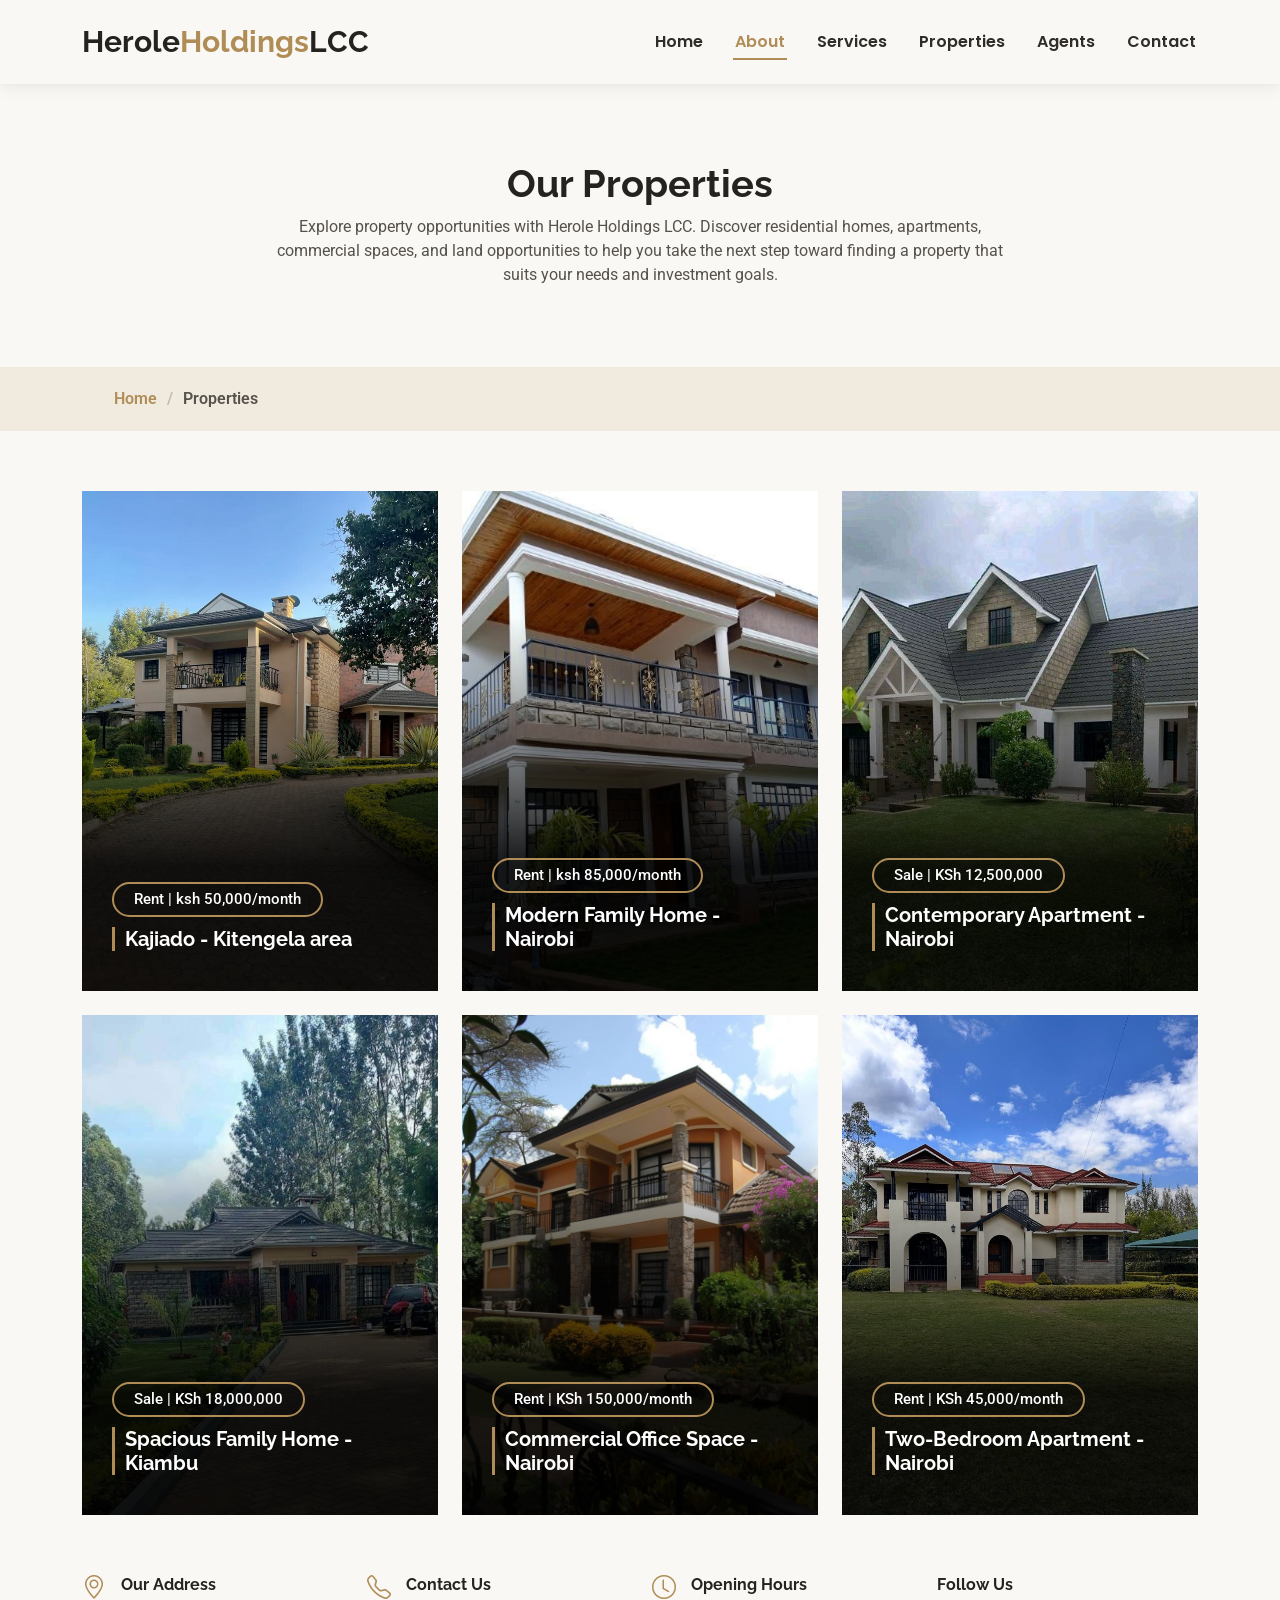
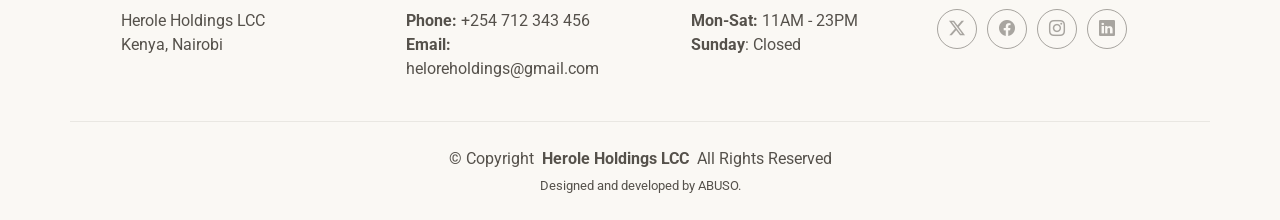
<file: properties.html>
<!DOCTYPE html>
<html lang="en">

<head>
  <meta charset="utf-8">
  <meta content="width=device-width, initial-scale=1.0" name="viewport">
  <title>Properties Page - Herole Holdings LCC</title>
  <meta name="description" content="">
  <meta name="keywords" content="">

  <!-- Favicons -->
  <link href="assets/img/favicon.png" rel="icon">
  <link href="assets/img/apple-touch-icon.png" rel="apple-touch-icon">

  <!-- Fonts -->
  <link href="https://fonts.googleapis.com" rel="preconnect">
  <link href="https://fonts.gstatic.com" rel="preconnect" crossorigin>
  <link href="https://fonts.googleapis.com/css2?family=Roboto:ital,wght@0,100;0,300;0,400;0,500;0,700;0,900;1,100;1,300;1,400;1,500;1,700;1,900&family=Poppins:ital,wght@0,100;0,200;0,300;0,400;0,500;0,600;0,700;0,800;0,900;1,100;1,200;1,300;1,400;1,500;1,600;1,700;1,800;1,900&family=Raleway:ital,wght@0,100;0,200;0,300;0,400;0,500;0,600;0,700;0,800;0,900;1,100;1,200;1,300;1,400;1,500;1,600;1,700;1,800;1,900&display=swap" rel="stylesheet">

  <!-- Vendor CSS Files -->
  <link href="assets/vendor/bootstrap/css/bootstrap.min.css" rel="stylesheet">
  <link href="assets/vendor/bootstrap-icons/bootstrap-icons.css" rel="stylesheet">
  <link href="assets/vendor/aos/aos.css" rel="stylesheet">
  <link href="assets/vendor/fontawesome-free/css/all.min.css" rel="stylesheet">
  <link href="assets/vendor/swiper/swiper-bundle.min.css" rel="stylesheet">

  <!-- Main CSS File -->
  <link href="assets/css/main.css" rel="stylesheet">

  
</head>

<body class="properties-page">

  <header id="header" class="header d-flex align-items-center fixed-top">
    <div class="container-fluid container-xl position-relative d-flex align-items-center justify-content-between">

      <a href="index.html" class="logo d-flex align-items-center">
        <!-- Uncomment the line below if you also wish to use an image logo -->
        <!-- <img src="assets/img/logo.png" alt=""> -->
        <h1 class="sitename">Herole<span>Holdings</span>LCC<span></span></h1>
      </a>

      <nav id="navmenu" class="navmenu">
  <ul>
    <li><a href="index.html">Home</a></li>
    <li><a href="about.html" class="active">About</a></li>
    <li><a href="services.html">Services</a></li>
    <li><a href="properties.html">Properties</a></li>
    <li><a href="agents.html">Agents</a></li>
    <li><a href="contact.html">Contact</a></li>
  </ul>
  <i class="mobile-nav-toggle d-xl-none bi bi-list"></i>
</nav>

    </div>
  </header>

  <main class="main">

    <!-- Page Title -->
    <div class="page-title" data-aos="fade">
      <div class="heading">
        <div class="container">
          <div class="row d-flex justify-content-center text-center">
            <div class="col-lg-8">
              <h1>Our Properties</h1>
              <p class="mb-0">Explore property opportunities with Herole Holdings LCC.
            Discover residential homes, apartments, commercial spaces,
            and land opportunities to help you take the next step toward
            finding a property that suits your needs and investment goals.</p>
            </div>
          </div>
        </div>
      </div>
      <nav class="breadcrumbs">
        <div class="container">
          <ol>
            <li><a href="index.html">Home</a></li>
            <li class="current">Properties</li>
          </ol>
        </div>
      </nav>
    </div><!-- End Page Title -->

    <!-- Real Estate Section -->
    <section id="real-estate" class="real-estate section">

      <div class="container">

        <div class="row gy-4">

          <div class="col-xl-4 col-md-6" data-aos="fade-up" data-aos-delay="100">
            <div class="card">
              <img src="assets/img/properties/ppt 1.png" alt="" class="img-fluid">
              <div class="card-body">
                <span class="sale-rent">Rent | ksh 50,000/month</span>
                <h3><a href="property-single.html" class="stretched-link">Kajiado - Kitengela area</a></h3>
                <div class="card-content d-flex flex-column justify-content-center text-center">
                  <div class="row propery-info">
                    <div class="col">Area</div>
                    <div class="col">Beds</div>
                    <div class="col">Baths</div>
                    <div class="col">Garages</div>
                  </div>
                  <div class="row">
                    <div class="col">340m2</div>
                    <div class="col">5</div>
                    <div class="col">2</div>
                    <div class="col">1</div>
                  </div>
                </div>
              </div>
            </div>
          </div><!-- End Property Item -->

          <div class="col-xl-4 col-md-6" data-aos="fade-up" data-aos-delay="200">
            <div class="card">
              <img src="assets/img/properties/ppt 2.png" alt="Sample residential home in Nairobi" class="img-fluid">
              <div class="card-body">
                <span class="sale-rent">Rent | ksh 85,000/month </span>
                <h3><a href="property-single.html" class="stretched-link">Modern Family Home - Nairobi</a></h3>
                <div class="card-content d-flex flex-column justify-content-center text-center">
                  <div class="row propery-info">
                    <div class="col">Area</div>
                    <div class="col">Beds</div>
                    <div class="col">Baths</div>
                    <div class="col">Garages</div>
                  </div>
                  <div class="row">
                    <div class="col">340m2</div>
                    <div class="col">5</div>
                    <div class="col">2</div>
                    <div class="col">1</div>
                  </div>
                </div>
              </div>
            </div>
          </div><!-- End Property Item -->

          <div class="col-xl-4 col-md-6" data-aos="fade-up" data-aos-delay="300">
            <div class="card">
              <img src="assets/img/properties/ppt3.png" alt="" class="img-fluid">
              <div class="card-body">
                <span class="sale-rent">Sale | KSh 12,500,000</span>
            <h3><a href="property-single.html" class="stretched-link">Contemporary Apartment - Nairobi</a></h3>
            <div class="card-content d-flex flex-column justify-content-center text-center">
                  <div class="row propery-info">
                    <div class="col">Area</div>
                    <div class="col">Beds</div>
                    <div class="col">Baths</div>
                    <div class="col">Garages</div>
                  </div>
                  <div class="row">
                    <div class="col">340m2</div>
                    <div class="col">5</div>
                    <div class="col">2</div>
                    <div class="col">1</div>
                  </div>
                </div>
              </div>
            </div>
          </div><!-- End Property Item -->

          <div class="col-xl-4 col-md-6" data-aos="fade-up" data-aos-delay="400">
            <div class="card">
              <img src="assets/img/properties/ppt4.png" alt="" class="img-fluid">
              <div class="card-body">
                 <span class="sale-rent">Sale | KSh 18,000,000</span>
            <h3><a href="property-single.html" class="stretched-link">Spacious Family Home - Kiambu</a></h3>
                <div class="card-content d-flex flex-column justify-content-center text-center">
                  <div class="row propery-info">
                    <div class="col">Area</div>
                    <div class="col">Beds</div>
                    <div class="col">Baths</div>
                    <div class="col">Garages</div>
                  </div>
                  <div class="row">
                    <div class="col">340m2</div>
                    <div class="col">5</div>
                    <div class="col">2</div>
                    <div class="col">1</div>
                  </div>
                </div>
              </div>
            </div>
          </div><!-- End Property Item -->

          <div class="col-xl-4 col-md-6" data-aos="fade-up" data-aos-delay="500">
            <div class="card">
              <img src="assets/img/properties/ppt5.png" alt="" class="img-fluid">
              <div class="card-body">
                <span class="sale-rent">Rent | KSh 150,000/month</span>
            <h3><a href="property-single.html" class="stretched-link">Commercial Office Space - Nairobi</a></h3>
                <div class="card-content d-flex flex-column justify-content-center text-center">
                  <div class="row propery-info">
                    <div class="col">Area</div>
                    <div class="col">Beds</div>
                    <div class="col">Baths</div>
                    <div class="col">Garages</div>
                  </div>
                  <div class="row">
                    <div class="col">340m2</div>
                    <div class="col">5</div>
                    <div class="col">2</div>
                    <div class="col">1</div>
                  </div>
                </div>
              </div>
            </div>
          </div><!-- End Property Item -->

          <div class="col-xl-4 col-md-6" data-aos="fade-up" data-aos-delay="600">
            <div class="card">
              <img src="assets/img/properties/ppt6.png" alt="" class="img-fluid">
              <div class="card-body">
                <span class="sale-rent">Rent | KSh 45,000/month</span>
            <h3><a href="property-single.html" class="stretched-link">Two-Bedroom Apartment - Nairobi</a></h3>
                <div class="card-content d-flex flex-column justify-content-center text-center">
                  <div class="row propery-info">
                    <div class="col">Area</div>
                    <div class="col">Beds</div>
                    <div class="col">Baths</div>
                    <div class="col">Garages</div>
                  </div>
                  <div class="row">
                    <div class="col">340m2</div>
                    <div class="col">5</div>
                    <div class="col">2</div>
                    <div class="col">1</div>
                  </div>
                </div>
              </div>
            </div>
          </div><!-- End Property Item -->

        </div>

      </div>

    </section><!-- /Real Estate Section -->

  </main>

  <!-- Footer Section -->
  <footer id="footer" class="footer light-background">

    <!-- Address -->
    <div class="container">
      <div class="row gy-3">
        <div class="col-lg-3 col-md-6 d-flex">
          <i class="bi bi-geo-alt icon"></i>
          <div class="address">
            <h4>Our Address</h4>
            <p>Herole Holdings LCC</p>
            <p>Kenya, Nairobi</p>
            
          </div>

        </div>
     <!-- End Address -->

        <!-- Contact -->
        <div class="col-lg-3 col-md-6 d-flex">
          <i class="bi bi-telephone icon"></i>
          <div>
            <h4>Contact Us</h4>
            <p>
              <strong>Phone:</strong> <span>+254 712 343 456</span><br>
              <strong>Email:</strong> <span>heloreholdings@gmail.com</span><br>
            </p>
          </div>
        </div>
         <!-- End Contact -->

         <!-- Opening Hours -->
         <div class="col-lg-3 col-md-6 d-flex">
          <i class="bi bi-clock icon"></i>
          <div>
            <h4>Opening Hours</h4>
            <p>
              <strong>Mon-Sat:</strong> <span>11AM - 23PM</span><br>
              <strong>Sunday</strong>: <span>Closed</span>
            </p>
          </div>
        </div>

        <div class="col-lg-3 col-md-6">
          <h4>Follow Us</h4>
          <div class="social-links d-flex">
            <a href="#" class="twitter"><i class="bi bi-twitter-x"></i></a>
            <a href="#" class="facebook"><i class="bi bi-facebook"></i></a>
            <a href="#" class="instagram"><i class="bi bi-instagram"></i></a>
            <a href="#" class="linkedin"><i class="bi bi-linkedin"></i></a>
          </div>
        </div>

      </div>
    </div>

    <div class="container copyright text-center mt-4">
      <p>© <span>Copyright</span> <strong class="px-1 sitename">Herole Holdings LCC</strong> <span>All Rights Reserved</span></p>
      <div class="credits">
     Designed and developed by ABUSO.
    </div>
  
    </div>

  </footer>

  <!-- Scroll Top -->
  <a href="#" id="scroll-top" class="scroll-top d-flex align-items-center justify-content-center"><i class="bi bi-arrow-up-short"></i></a>

  <!-- Preloader -->
  <div id="preloader"></div>

  <!-- Vendor JS Files -->
  <script src="assets/vendor/bootstrap/js/bootstrap.bundle.min.js"></script>
  <script src="assets/vendor/php-email-form/validate.js"></script>
  <script src="assets/vendor/aos/aos.js"></script>
  <script src="assets/vendor/swiper/swiper-bundle.min.js"></script>
  <script src="assets/vendor/purecounter/purecounter_vanilla.js"></script>

  <!-- Main JS File -->
  <script src="assets/js/main.js"></script>

</body>

</html>
</file>
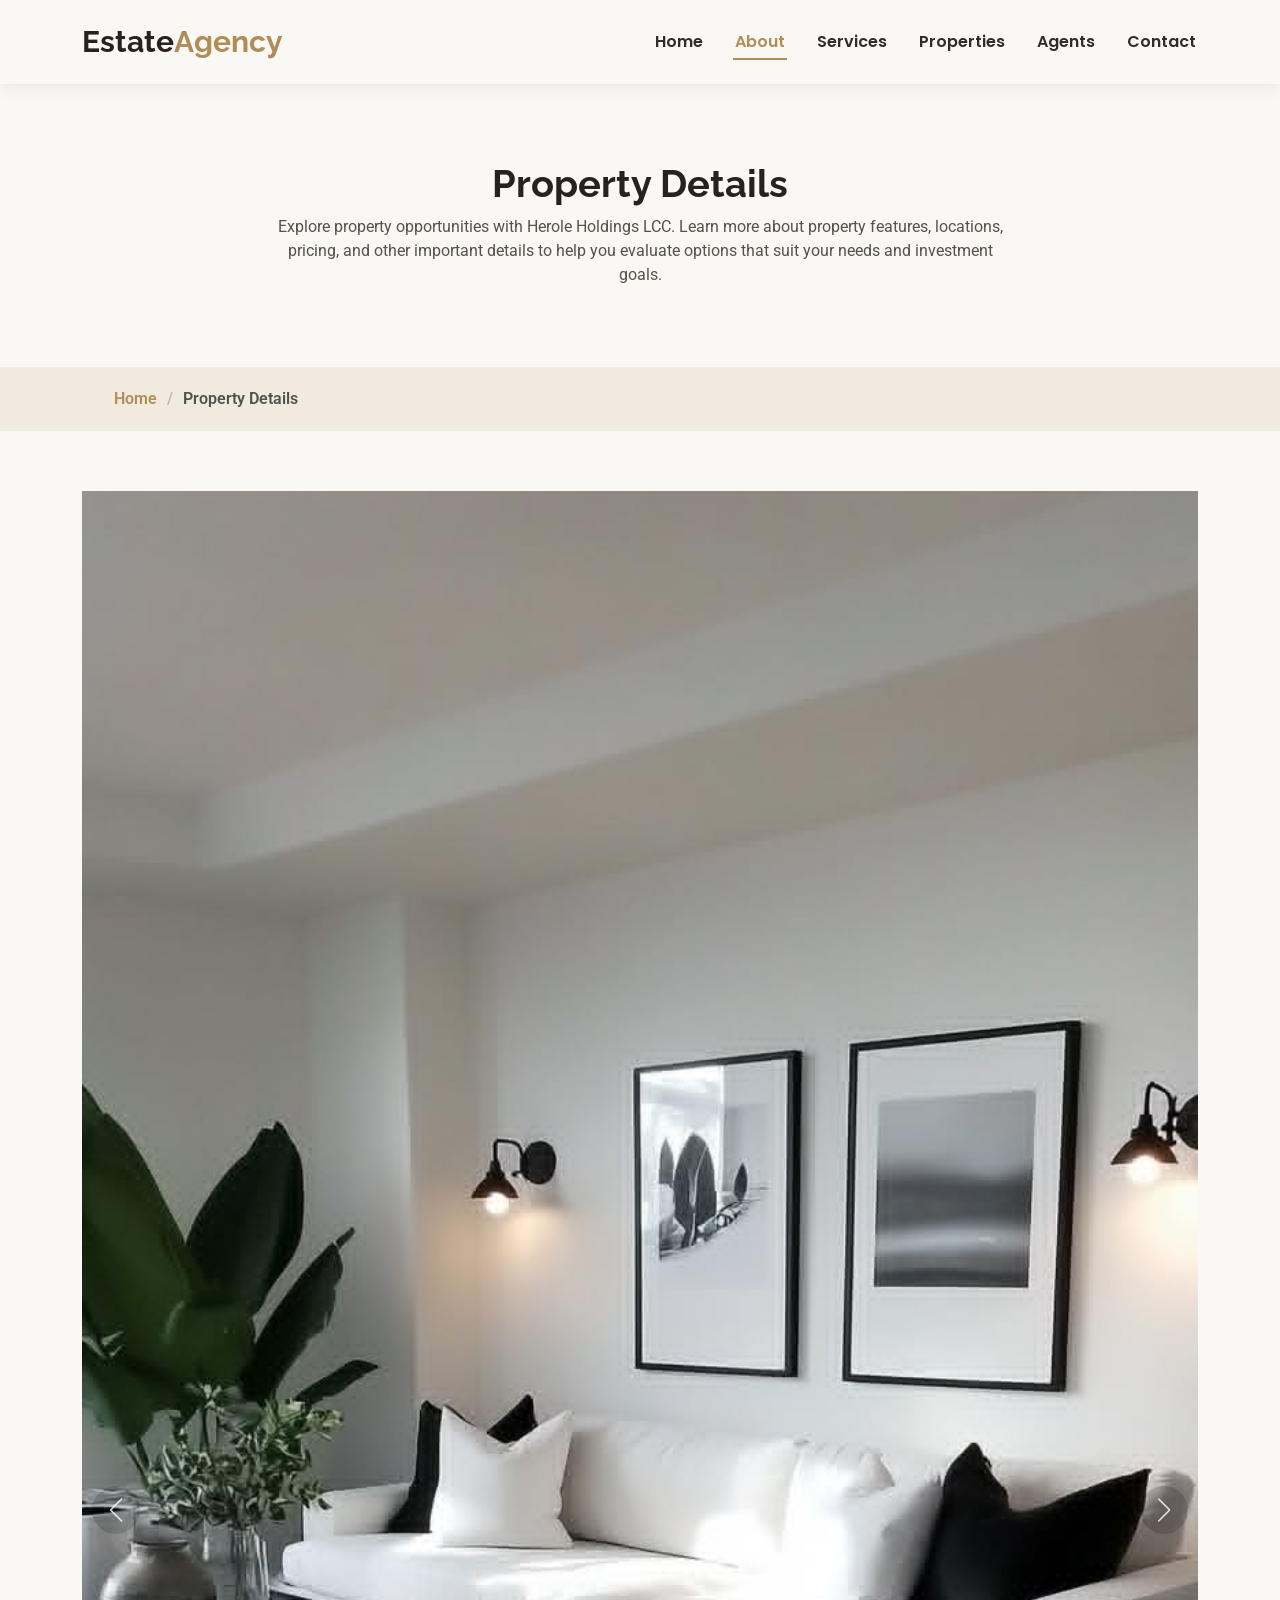
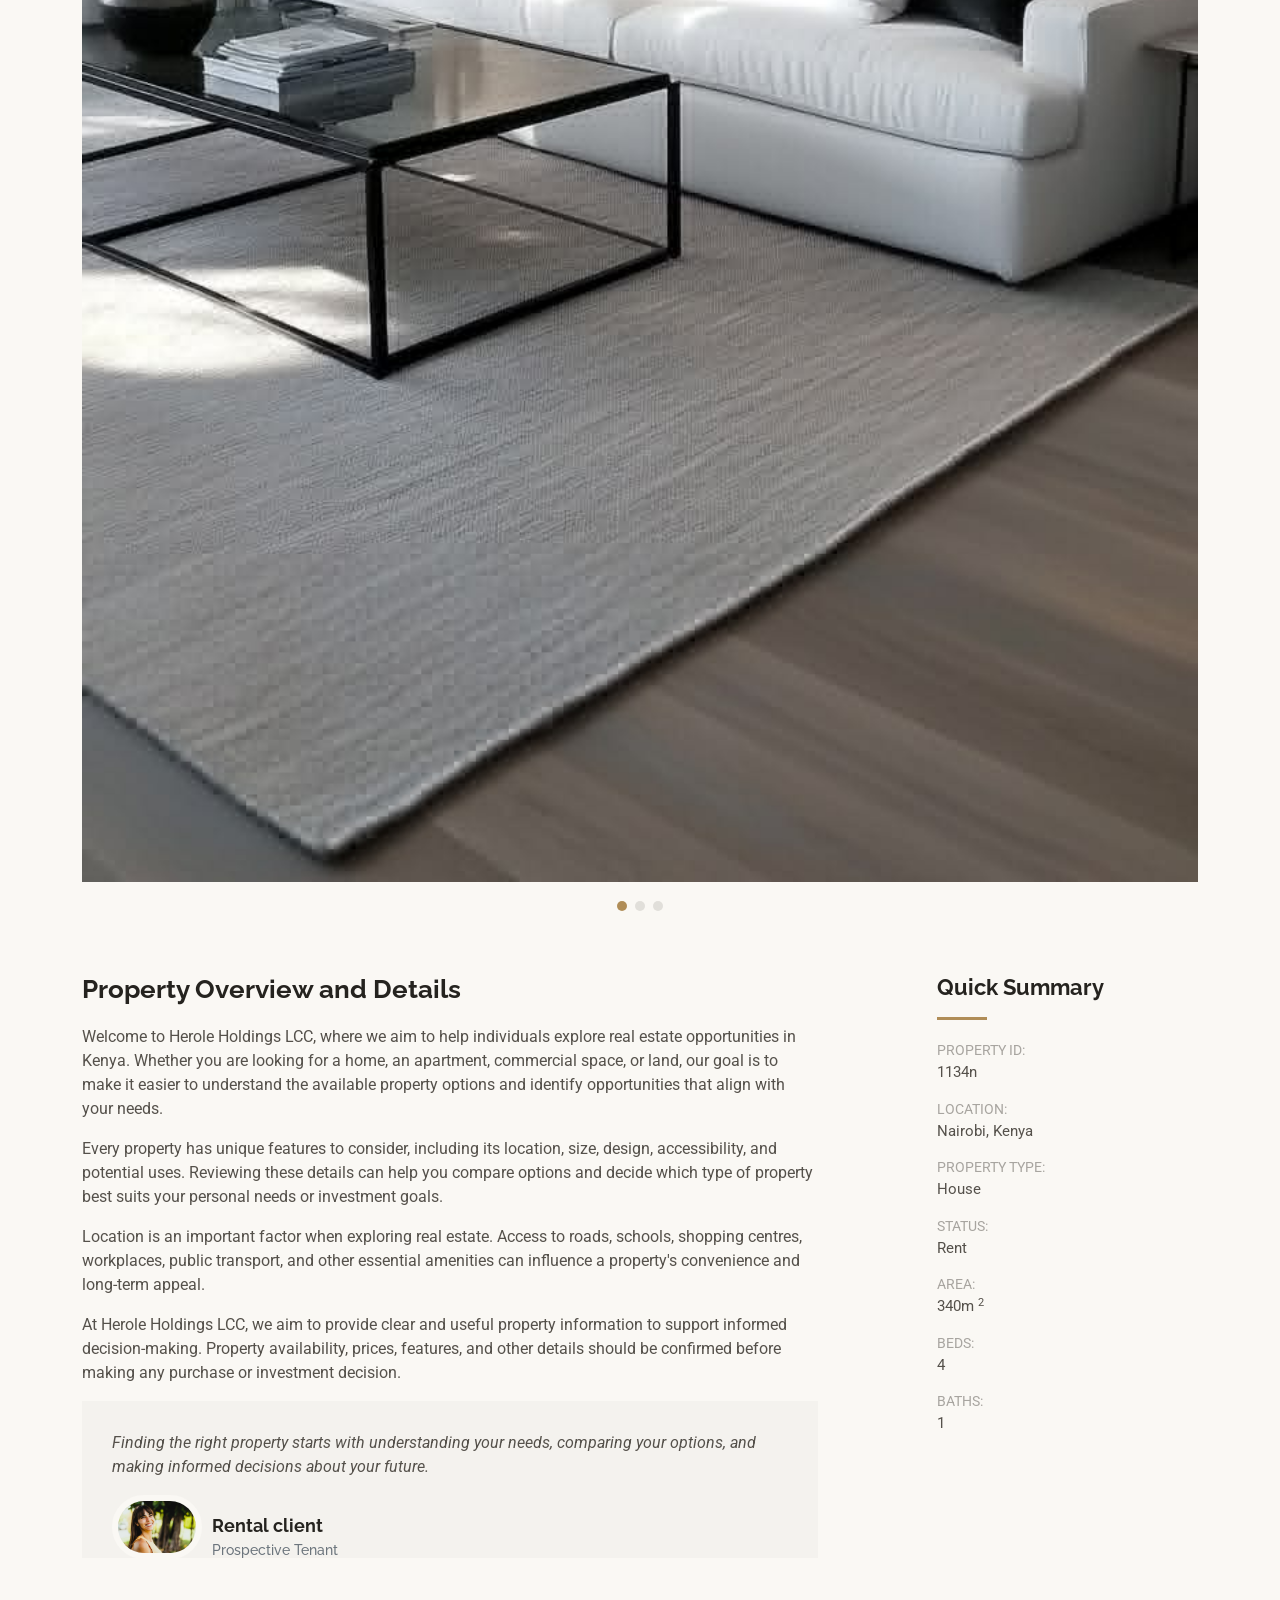
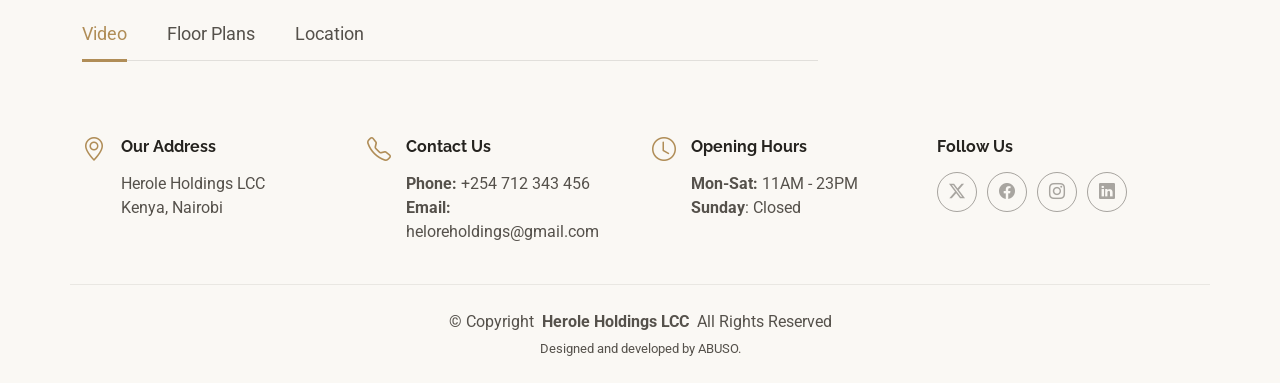
<file: property-single.html>
<!DOCTYPE html>
<html lang="en">

<head>
  <meta charset="utf-8">
  <meta content="width=device-width, initial-scale=1.0" name="viewport">
  <title>Property Single - EstateAgency Bootstrap Template</title>
  <meta name="description" content="">
  <meta name="keywords" content="">

  <!-- Favicons -->
  <link href="assets/img/favicon.png" rel="icon">
  <link href="assets/img/apple-touch-icon.png" rel="apple-touch-icon">

  <!-- Fonts -->
  <link href="https://fonts.googleapis.com" rel="preconnect">
  <link href="https://fonts.gstatic.com" rel="preconnect" crossorigin>
  <link href="https://fonts.googleapis.com/css2?family=Roboto:ital,wght@0,100;0,300;0,400;0,500;0,700;0,900;1,100;1,300;1,400;1,500;1,700;1,900&family=Poppins:ital,wght@0,100;0,200;0,300;0,400;0,500;0,600;0,700;0,800;0,900;1,100;1,200;1,300;1,400;1,500;1,600;1,700;1,800;1,900&family=Raleway:ital,wght@0,100;0,200;0,300;0,400;0,500;0,600;0,700;0,800;0,900;1,100;1,200;1,300;1,400;1,500;1,600;1,700;1,800;1,900&display=swap" rel="stylesheet">

  <!-- Vendor CSS Files -->
  <link href="assets/vendor/bootstrap/css/bootstrap.min.css" rel="stylesheet">
  <link href="assets/vendor/bootstrap-icons/bootstrap-icons.css" rel="stylesheet">
  <link href="assets/vendor/aos/aos.css" rel="stylesheet">
  <link href="assets/vendor/fontawesome-free/css/all.min.css" rel="stylesheet">
  <link href="assets/vendor/swiper/swiper-bundle.min.css" rel="stylesheet">

  <!-- Main CSS File -->
  <link href="assets/css/main.css" rel="stylesheet">

  <!-- =======================================================
  * Template Name: EstateAgency
  * Template URL: https://bootstrapmade.com/real-estate-agency-bootstrap-template/
  * Updated: Apr 08 2026 with Bootstrap v5.3.8
  * Author: BootstrapMade.com
  * License: https://bootstrapmade.com/license/
  ======================================================== -->
</head>

<body class="property-single-page">

  <header id="header" class="header d-flex align-items-center fixed-top">
    <div class="container-fluid container-xl position-relative d-flex align-items-center justify-content-between">

      <a href="index.html" class="logo d-flex align-items-center">
        <!-- Uncomment the line below if you also wish to use an image logo -->
        <!-- <img src="assets/img/logo.png" alt=""> -->
        <h1 class="sitename">Estate<span>Agency</span></h1>
      </a>

     <nav id="navmenu" class="navmenu">
  <ul>
    <li><a href="index.html">Home</a></li>
    <li><a href="about.html" class="active">About</a></li>
    <li><a href="services.html">Services</a></li>
    <li><a href="properties.html">Properties</a></li>
    <li><a href="agents.html">Agents</a></li>
    <li><a href="contact.html">Contact</a></li>
  </ul>
  <i class="mobile-nav-toggle d-xl-none bi bi-list"></i>
</nav>
    </div>
  </header>

  <main class="main">

   <!-- Page Title -->
<div class="page-title" data-aos="fade">
  <div class="heading">
    <div class="container">
      <div class="row d-flex justify-content-center text-center">
        <div class="col-lg-8">
          <h1>Property Details</h1>
          <p class="mb-0">
            Explore property opportunities with Herole Holdings LCC. Learn more about property features, locations, pricing, and other important details to help you evaluate options that suit your needs and investment goals.
          </p>
        </div>
      </div>
    </div>
  </div>

  <nav class="breadcrumbs">
    <div class="container">
      <ol>
        <li><a href="index.html">Home</a></li>
        <li class="current">Property Details</li>
      </ol>
    </div>
  </nav>
</div>
<!-- End Page Title -->

    <!-- Real Estate 2 Section -->
    <section id="real-estate-2" class="real-estate-2 section">

      <div class="container" data-aos="fade-up">

        <div class="portfolio-details-slider swiper init-swiper">
          <script type="application/json" class="swiper-config">
            {
              "loop": true,
              "speed": 600,
              "autoplay": {
                "delay": 5000
              },
              "slidesPerView": "auto",
              "navigation": {
                "nextEl": ".swiper-button-next",
                "prevEl": ".swiper-button-prev"
              },
              "pagination": {
                "el": ".swiper-pagination",
                "type": "bullets",
                "clickable": true
              }
            }
          </script>
          <div class="swiper-wrapper align-items-center">

            <div class="swiper-slide">
              <img src="assets/img/property-slide/ppty slide1.png" alt="">
            </div>

            <div class="swiper-slide">
              <img src="assets/img/property-slide/ppt slide 2.png" alt="">
            </div>

            <div class="swiper-slide">
              <img src="assets/img/property-slide/ppty slide3.png" alt="">
            </div>

          </div>
          <div class="swiper-button-prev"></div>
          <div class="swiper-button-next"></div>
          <div class="swiper-pagination"></div>
        </div>

        <div class="row justify-content-between gy-4 mt-4">
<div class="col-lg-8" data-aos="fade-up">

  <div class="portfolio-description">
    <h2>Property Overview and Details</h2>

    <p>
      Welcome to Herole Holdings LCC, where we aim to help individuals explore real estate opportunities in Kenya. Whether you are looking for a home, an apartment, commercial space, or land, our goal is to make it easier to understand the available property options and identify opportunities that align with your needs.
    </p>

    <p>
      Every property has unique features to consider, including its location, size, design, accessibility, and potential uses. Reviewing these details can help you compare options and decide which type of property best suits your personal needs or investment goals.
    </p>

    <p>
      Location is an important factor when exploring real estate. Access to roads, schools, shopping centres, workplaces, public transport, and other essential amenities can influence a property's convenience and long-term appeal.
    </p>

    <p>
      At Herole Holdings LCC, we aim to provide clear and useful property information to support informed decision-making. Property availability, prices, features, and other details should be confirmed before making any purchase or investment decision.
    </p>

    <div class="testimonial-item">
      <p>
        <span>
          Finding the right property starts with understanding your needs, comparing your options, and making informed decisions about your future.
        </span>
      </p>
   
                <div>
                  <img src="assets/img/testimonials/tst 2.png" class="testimonial-img" alt="">
                  <h3>Rental client</h3>
                  <h4>Prospective Tenant</h4>
                </div>
              </div>
            </div><!-- End Portfolio Description -->

            <!-- Tabs -->
            <ul class="nav nav-pills mb-3">
              <li><a class="nav-link active" data-bs-toggle="pill" href="#real-estate-2-tab1">Video</a></li>
              <li><a class="nav-link" data-bs-toggle="pill" href="#real-estate-2-tab2">Floor Plans</a></li>
              <li><a class="nav-link" data-bs-toggle="pill" href="#real-estate-2-tab3">Location</a></li>
            </ul><!-- End Tabs -->

            <!-- Tab Content -->
            <div class="tab-content">

              <div class="tab-pane fade show active" id="real-estate-2-tab1">

              </div><!-- End Tab 1 Content -->

              <div class="tab-pane fade" id="real-estate-2-tab2">
                <img src="assets/img/floor-plan.jpg" alt="" class="img-fluid">
              </div><!-- End Tab 2 Content -->

              <div class="tab-pane fade" id="real-estate-2-tab3">
                <iframe style="border:0; width: 100%; height: 400px;"  src="https://maps.google.com/maps?q=CJ%27s%20Restaurant%2C%20Koinange%20Street%2C%20Nairobi%2C%20Kenya&output=embed"></iframe>
              </div><!-- End Tab 3 Content -->

            </div><!-- End Tab Content -->

          </div>

          <div class="col-lg-3" data-aos="fade-up" data-aos-delay="100">
            <div class="portfolio-info">
              <h3>Quick Summary</h3>
              <ul>
                <li><strong>Property ID:</strong> 1134n</li>
                <li><strong>Location:</strong>Nairobi, Kenya</li>
                <li><strong>Property Type:</strong> House</li>
                <li><strong>Status:</strong> Rent</li>
                <li><strong>Area:</strong> <span>340m <sup>2</sup></span></li>
                <li><strong>Beds:</strong> 4</li>
                <li><strong>Baths:</strong> 1</li>
              </ul>
            </div>
          </div>

        </div>

      </div>

    </section><!-- /Real Estate 2 Section -->

  </main>

  <!-- Footer Section -->
  <footer id="footer" class="footer light-background">

    <!-- Address -->
    <div class="container">
      <div class="row gy-3">
        <div class="col-lg-3 col-md-6 d-flex">
          <i class="bi bi-geo-alt icon"></i>
          <div class="address">
            <h4>Our Address</h4>
            <p>Herole Holdings LCC</p>
            <p>Kenya, Nairobi</p>
            
          </div>

        </div>
     <!-- End Address -->

        <!-- Contact -->
        <div class="col-lg-3 col-md-6 d-flex">
          <i class="bi bi-telephone icon"></i>
          <div>
            <h4>Contact Us</h4>
            <p>
              <strong>Phone:</strong> <span>+254 712 343 456</span><br>
              <strong>Email:</strong> <span>heloreholdings@gmail.com</span><br>
            </p>
          </div>
        </div>
         <!-- End Contact -->

         <!-- Opening Hours -->
         <div class="col-lg-3 col-md-6 d-flex">
          <i class="bi bi-clock icon"></i>
          <div>
            <h4>Opening Hours</h4>
            <p>
              <strong>Mon-Sat:</strong> <span>11AM - 23PM</span><br>
              <strong>Sunday</strong>: <span>Closed</span>
            </p>
          </div>
        </div>

        <div class="col-lg-3 col-md-6">
          <h4>Follow Us</h4>
          <div class="social-links d-flex">
            <a href="#" class="twitter"><i class="bi bi-twitter-x"></i></a>
            <a href="#" class="facebook"><i class="bi bi-facebook"></i></a>
            <a href="#" class="instagram"><i class="bi bi-instagram"></i></a>
            <a href="#" class="linkedin"><i class="bi bi-linkedin"></i></a>
          </div>
        </div>

      </div>
    </div>

    <div class="container copyright text-center mt-4">
      <p>© <span>Copyright</span> <strong class="px-1 sitename">Herole Holdings LCC</strong> <span>All Rights Reserved</span></p>
      <div class="credits">
     Designed and developed by ABUSO.
    </div>
  
    </div>

  </footer>

  <!-- Scroll Top -->
  <a href="#" id="scroll-top" class="scroll-top d-flex align-items-center justify-content-center"><i class="bi bi-arrow-up-short"></i></a>

  <!-- Preloader -->
  <div id="preloader"></div>

  <!-- Vendor JS Files -->
  <script src="assets/vendor/bootstrap/js/bootstrap.bundle.min.js"></script>
  <script src="assets/vendor/php-email-form/validate.js"></script>
  <script src="assets/vendor/aos/aos.js"></script>
  <script src="assets/vendor/swiper/swiper-bundle.min.js"></script>
  <script src="assets/vendor/purecounter/purecounter_vanilla.js"></script>

  <!-- Main JS File -->
  <script src="assets/js/main.js"></script>

</body>

</html>
</file>
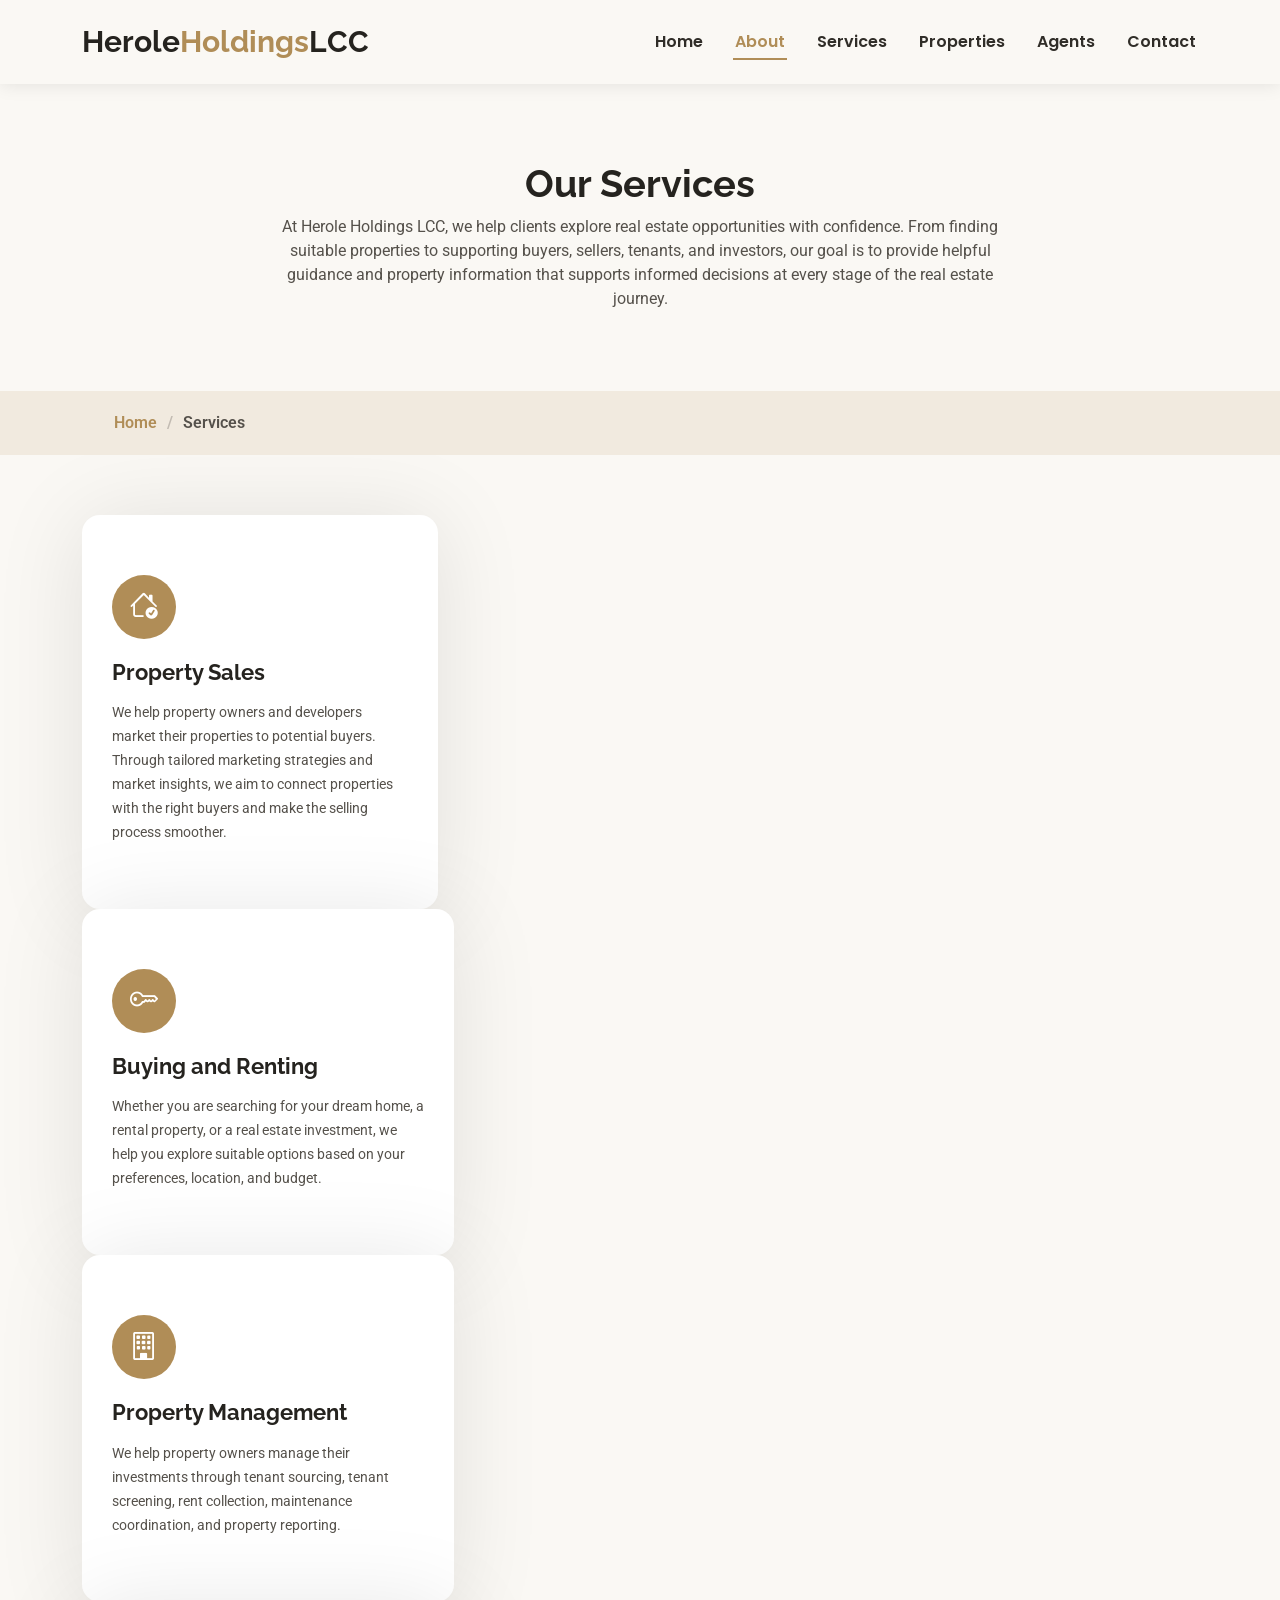
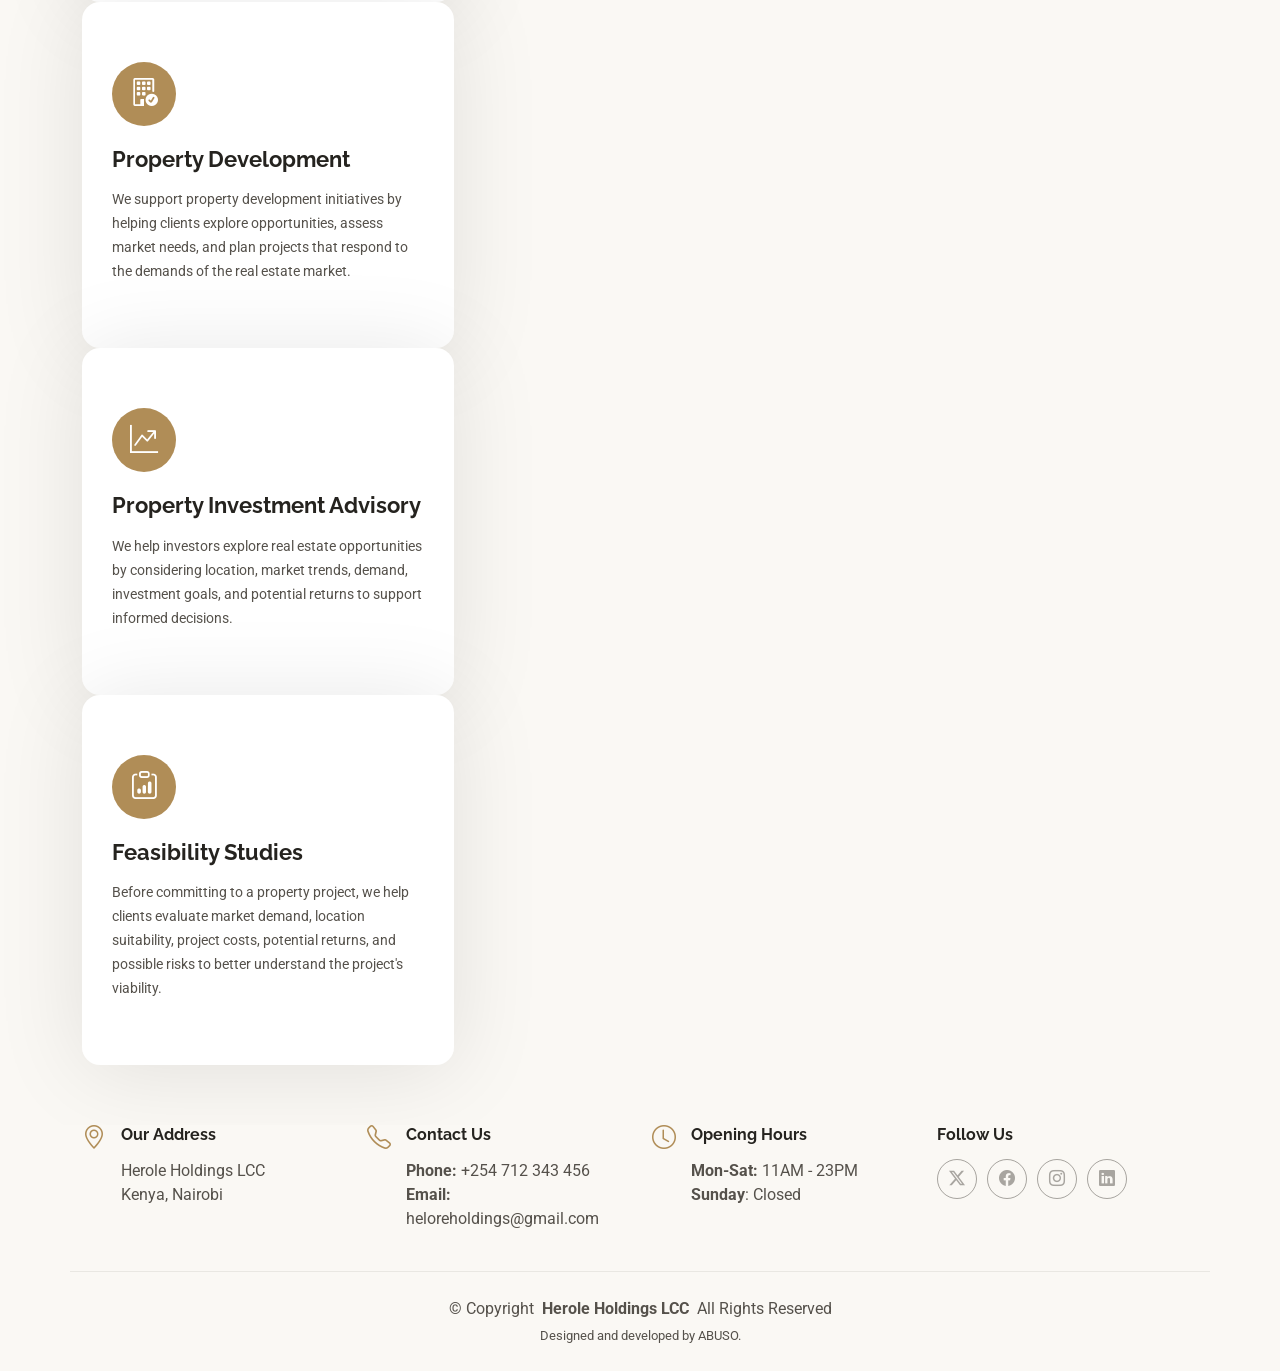
<file: services.html>
<!DOCTYPE html>
<html lang="en">

<head>
  <meta charset="utf-8">
  <meta content="width=device-width, initial-scale=1.0" name="viewport">
  <title>Services Page - Helore Holdings LCC</title>
  <meta name="description" content="">
  <meta name="keywords" content="">

  <!-- Favicons -->
  <link href="assets/img/favicon.png" rel="icon">
  <link href="assets/img/apple-touch-icon.png" rel="apple-touch-icon">

  <!-- Fonts -->
  <link href="https://fonts.googleapis.com" rel="preconnect">
  <link href="https://fonts.gstatic.com" rel="preconnect" crossorigin>
  <link href="https://fonts.googleapis.com/css2?family=Roboto:ital,wght@0,100;0,300;0,400;0,500;0,700;0,900;1,100;1,300;1,400;1,500;1,700;1,900&family=Poppins:ital,wght@0,100;0,200;0,300;0,400;0,500;0,600;0,700;0,800;0,900;1,100;1,200;1,300;1,400;1,500;1,600;1,700;1,800;1,900&family=Raleway:ital,wght@0,100;0,200;0,300;0,400;0,500;0,600;0,700;0,800;0,900;1,100;1,200;1,300;1,400;1,500;1,600;1,700;1,800;1,900&display=swap" rel="stylesheet">

  <!-- Vendor CSS Files -->
  <link href="assets/vendor/bootstrap/css/bootstrap.min.css" rel="stylesheet">
  <link href="assets/vendor/bootstrap-icons/bootstrap-icons.css" rel="stylesheet">
  <link href="assets/vendor/aos/aos.css" rel="stylesheet">
  <link href="assets/vendor/fontawesome-free/css/all.min.css" rel="stylesheet">
  <link href="assets/vendor/swiper/swiper-bundle.min.css" rel="stylesheet">

  <!-- Main CSS File -->
  <link href="assets/css/main.css" rel="stylesheet">

  
</head>

<body class="services-page">

  <header id="header" class="header d-flex align-items-center fixed-top">
    <div class="container-fluid container-xl position-relative d-flex align-items-center justify-content-between">

      <a href="index.html" class="logo d-flex align-items-center">
        <!-- Uncomment the line below if you also wish to use an image logo -->
        <!-- <img src="assets/img/logo.png" alt=""> -->
        <h1 class="sitename">Herole<span>Holdings</span>LCC<span></span></h1>
      </a>

      <nav id="navmenu" class="navmenu">
  <ul>
    <li><a href="index.html">Home</a></li>
    <li><a href="about.html" class="active">About</a></li>
    <li><a href="services.html">Services</a></li>
    <li><a href="properties.html">Properties</a></li>
    <li><a href="agents.html">Agents</a></li>
    <li><a href="contact.html">Contact</a></li>
  </ul>
  <i class="mobile-nav-toggle d-xl-none bi bi-list"></i>
</nav>

    </div>
  </header>

  <main class="main">

    <!-- Page Title -->
    <div class="page-title" data-aos="fade">
      <div class="heading">
        <div class="container">
          <div class="row d-flex justify-content-center text-center">
            <div class="col-lg-8">
              <h1>Our Services</h1>
              <p class="mb-0">At Herole Holdings LCC, we help clients explore real estate
            opportunities with confidence. From finding suitable properties
            to supporting buyers, sellers, tenants, and investors, our goal
            is to provide helpful guidance and property information that
            supports informed decisions at every stage of the real estate
            journey.</p>
            </div>
          </div>
        </div>
      </div>
      <nav class="breadcrumbs">
        <div class="container">
          <ol>
            <li><a href="index.html">Home</a></li>
            <li class="current">Services</li>
          </ol>
        </div>
      </nav>
    </div><!-- End Page Title -->

    <!-- Services Section -->
    <section id="services" class="services section">

      <div class="container">

        <div class="row gy-4">

          <div class="col-lg-4 col-md-6" data-aos="fade-up" data-aos-delay="100">
            <div class="service-item  position-relative">
              <div class="icon">
                 <i class="bi bi-house-check"></i>
              </div>
              <a href="service-details.html" class="stretched-link">
                 <h3>Property Sales</h3>
              </a>
              <p>We help property owners and developers market their properties
            to potential buyers. Through tailored marketing strategies and
            market insights, we aim to connect properties with the right
            buyers and make the selling process smoother.</p>
            </div>
            </div>
          </div><!-- End Service Item -->

          <div class="col-lg-4 col-md-6" data-aos="fade-up" data-aos-delay="200">
            <div class="service-item position-relative">
              <div class="icon">
               <i class="bi bi-key"></i>
              </div>
              <a href="service-details.html" class="stretched-link">
                <h3>Buying and Renting</h3>
              </a>
              <p>Whether you are searching for your dream home, a rental property, 
              or a real estate investment, we help you explore
              suitable options based on your preferences, location,
              and budget.</p>
            </div>
          </div><!-- End Service Item -->

          <div class="col-lg-4 col-md-6" data-aos="fade-up" data-aos-delay="300">
            <div class="service-item position-relative">
              <div class="icon">
                <i class="bi bi-building"></i>
              </div>
              <a href="service-details.html" class="stretched-link">
                <h3>Property Management</h3>
              </a>
               <p>We help property owners manage their investments through
            tenant sourcing, tenant screening, rent collection,
            maintenance coordination, and property reporting.</p>
            </div>
          </div><!-- End Service Item -->

          <div class="col-lg-4 col-md-6" data-aos="fade-up" data-aos-delay="400">
            <div class="service-item position-relative">
              <div class="icon">
                <i class="bi bi-building-check"></i>
              </div>
              <a href="service-details.html" class="stretched-link">
                <h3>Property Development</h3>
              </a>
              <p>We support property development initiatives by helping clients
            explore opportunities, assess market needs, and plan projects
            that respond to the demands of the real estate market.</p>
              <a href="service-details.html" class="stretched-link"></a>
            </div>
          </div><!-- End Service Item -->

          <div class="col-lg-4 col-md-6" data-aos="fade-up" data-aos-delay="500">
            <div class="service-item position-relative">
              <div class="icon">
                <i class="bi bi-graph-up-arrow"></i>
              </div>
              <a href="service-details.html" class="stretched-link">
                <h3>Property Investment Advisory</h3>
              </a>
              <p>We help investors explore real estate opportunities by
            considering location, market trends, demand, investment goals,
            and potential returns to support informed decisions.</p>
              <a href="service-details.html" class="stretched-link"></a>
            </div>
          </div><!-- End Service Item -->

          <div class="col-lg-4 col-md-6" data-aos="fade-up" data-aos-delay="600">
            <div class="service-item position-relative">
              <div class="icon">
                  <i class="bi bi-clipboard-data"></i>
              </div>
              <a href="service-details.html" class="stretched-link">
                <h3>Feasibility Studies</h3>
              </a>
              <p> Before committing to a property project, we help clients
            evaluate market demand, location suitability, project costs,
            potential returns, and possible risks to better understand
            the project's viability.</p>
              <a href="service-details.html" class="stretched-link"></a>
            </div>
          </div><!-- End Service Item -->

        </div>

      </div>

    </section><!-- /Services Section -->

  </main>

   <!-- Footer Section -->
  <footer id="footer" class="footer light-background">

    <!-- Address -->
    <div class="container">
      <div class="row gy-3">
        <div class="col-lg-3 col-md-6 d-flex">
          <i class="bi bi-geo-alt icon"></i>
          <div class="address">
            <h4>Our Address</h4>
            <p>Herole Holdings LCC</p>
            <p>Kenya, Nairobi</p>
            
          </div>

        </div>
     <!-- End Address -->

        <!-- Contact -->
        <div class="col-lg-3 col-md-6 d-flex">
          <i class="bi bi-telephone icon"></i>
          <div>
            <h4>Contact Us</h4>
            <p>
              <strong>Phone:</strong> <span>+254 712 343 456</span><br>
              <strong>Email:</strong> <span>heloreholdings@gmail.com</span><br>
            </p>
          </div>
        </div>
         <!-- End Contact -->

         <!-- Opening Hours -->
         <div class="col-lg-3 col-md-6 d-flex">
          <i class="bi bi-clock icon"></i>
          <div>
            <h4>Opening Hours</h4>
            <p>
              <strong>Mon-Sat:</strong> <span>11AM - 23PM</span><br>
              <strong>Sunday</strong>: <span>Closed</span>
            </p>
          </div>
        </div>

        <div class="col-lg-3 col-md-6">
          <h4>Follow Us</h4>
          <div class="social-links d-flex">
            <a href="#" class="twitter"><i class="bi bi-twitter-x"></i></a>
            <a href="#" class="facebook"><i class="bi bi-facebook"></i></a>
            <a href="#" class="instagram"><i class="bi bi-instagram"></i></a>
            <a href="#" class="linkedin"><i class="bi bi-linkedin"></i></a>
          </div>
        </div>

      </div>
    </div>

    <div class="container copyright text-center mt-4">
      <p>© <span>Copyright</span> <strong class="px-1 sitename">Herole Holdings LCC</strong> <span>All Rights Reserved</span></p>
      <div class="credits">
     Designed and developed by ABUSO.
    </div>
  
    </div>

  </footer>

  <!-- Scroll Top -->
  <a href="#" id="scroll-top" class="scroll-top d-flex align-items-center justify-content-center"><i class="bi bi-arrow-up-short"></i></a>

  <!-- Preloader -->
  <div id="preloader"></div>

  <!-- Vendor JS Files -->
  <script src="assets/vendor/bootstrap/js/bootstrap.bundle.min.js"></script>
  <script src="assets/vendor/php-email-form/validate.js"></script>
  <script src="assets/vendor/aos/aos.js"></script>
  <script src="assets/vendor/swiper/swiper-bundle.min.js"></script>
  <script src="assets/vendor/purecounter/purecounter_vanilla.js"></script>

  <!-- Main JS File -->
  <script src="assets/js/main.js"></script>

</body>

</html>
</file>
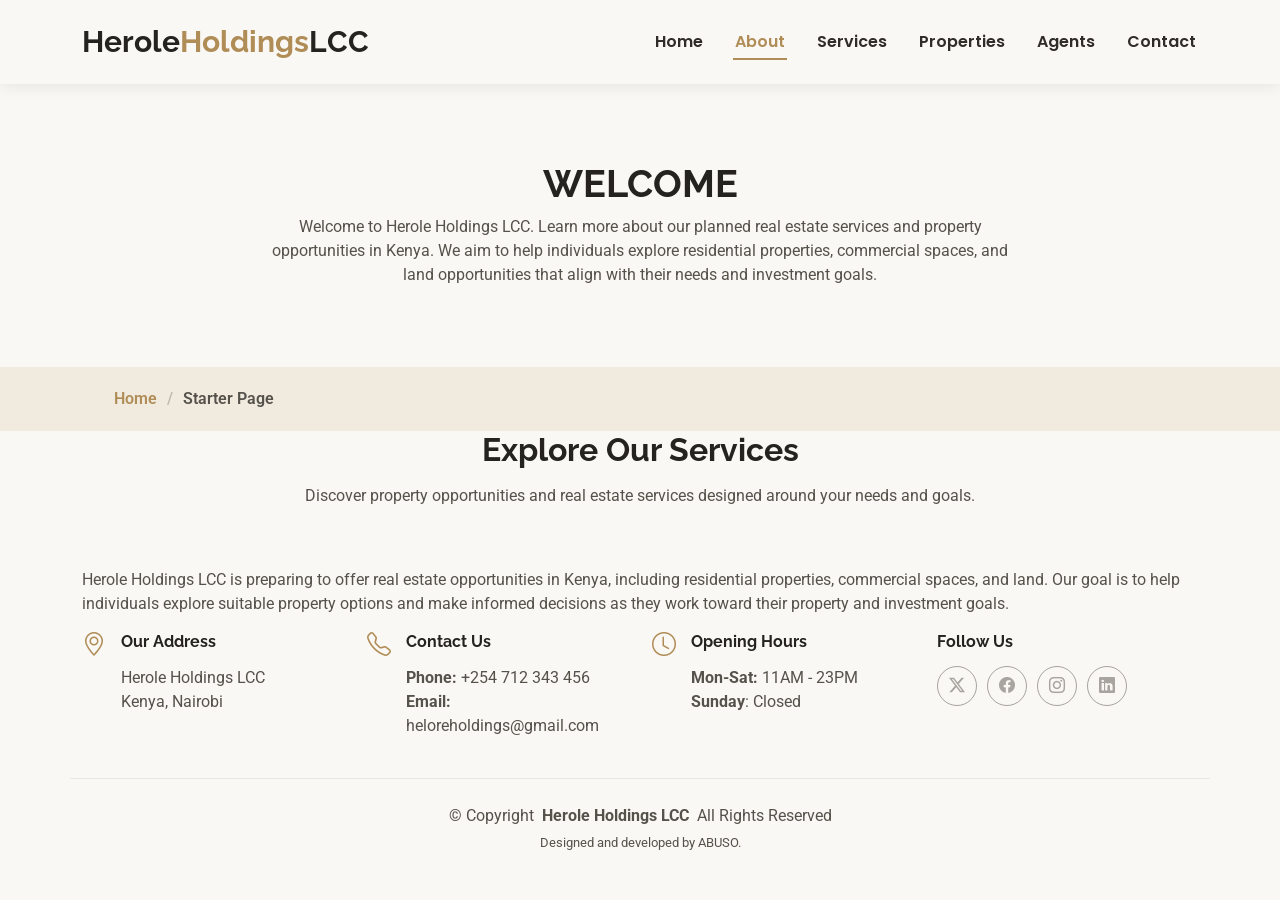
<file: starter-page.html>
<!DOCTYPE html>
<html lang="en">

<head>
  <meta charset="utf-8">
  <meta content="width=device-width, initial-scale=1.0" name="viewport">
  <title>Starter Page - Helore Holdings LCC</title>
  <meta name="description" content="">
  <meta name="keywords" content="">

  <!-- Favicons -->
  <link href="assets/img/favicon.png" rel="icon">
  <link href="assets/img/apple-touch-icon.png" rel="apple-touch-icon">

  <!-- Fonts -->
  <link href="https://fonts.googleapis.com" rel="preconnect">
  <link href="https://fonts.gstatic.com" rel="preconnect" crossorigin>
  <link href="https://fonts.googleapis.com/css2?family=Roboto:ital,wght@0,100;0,300;0,400;0,500;0,700;0,900;1,100;1,300;1,400;1,500;1,700;1,900&family=Poppins:ital,wght@0,100;0,200;0,300;0,400;0,500;0,600;0,700;0,800;0,900;1,100;1,200;1,300;1,400;1,500;1,600;1,700;1,800;1,900&family=Raleway:ital,wght@0,100;0,200;0,300;0,400;0,500;0,600;0,700;0,800;0,900;1,100;1,200;1,300;1,400;1,500;1,600;1,700;1,800;1,900&display=swap" rel="stylesheet">

  <!-- Vendor CSS Files -->
  <link href="assets/vendor/bootstrap/css/bootstrap.min.css" rel="stylesheet">
  <link href="assets/vendor/bootstrap-icons/bootstrap-icons.css" rel="stylesheet">
  <link href="assets/vendor/aos/aos.css" rel="stylesheet">
  <link href="assets/vendor/fontawesome-free/css/all.min.css" rel="stylesheet">
  <link href="assets/vendor/swiper/swiper-bundle.min.css" rel="stylesheet">

  <!-- Main CSS File -->
  <link href="assets/css/main.css" rel="stylesheet">

  
</head>

<body class="starter-page-page">

  <header id="header" class="header d-flex align-items-center fixed-top">
    <div class="container-fluid container-xl position-relative d-flex align-items-center justify-content-between">

      <a href="index.html" class="logo d-flex align-items-center">
        <!-- Uncomment the line below if you also wish to use an image logo -->
        <!-- <img src="assets/img/logo.png" alt=""> -->
        <h1 class="sitename">Herole<span>Holdings</span>LCC<span></span></h1>
      </a>

      <nav id="navmenu" class="navmenu">
  <ul>
    <li><a href="index.html">Home</a></li>
    <li><a href="about.html" class="active">About</a></li>
    <li><a href="services.html">Services</a></li>
    <li><a href="properties.html">Properties</a></li>
    <li><a href="agents.html">Agents</a></li>
    <li><a href="contact.html">Contact</a></li>
  </ul>
  <i class="mobile-nav-toggle d-xl-none bi bi-list"></i>
</nav>

    </div>
  </header>

  <main class="main">

    <!-- Page Title -->
    <div class="page-title" data-aos="fade">
      <div class="heading">
        <div class="container">
          <div class="row d-flex justify-content-center text-center">
            <div class="col-lg-8">
              <h1>WELCOME</h1>
             <p class="mb-0">
            Welcome to Herole Holdings LCC. Learn more about our planned real estate services and property opportunities in Kenya. We aim to help individuals explore residential properties, commercial spaces, and land opportunities that align with their needs and investment goals.
          </p>
            </div>
          </div>
        </div>
      </div>
      <nav class="breadcrumbs">
        <div class="container">
          <ol>
            <li><a href="index.html">Home</a></li>
            <li class="current">Starter Page</li>
          </ol>
        </div>
      </nav>
    </div><!-- End Page Title -->

    <!-- Section Title -->
  <div class="container section-title" data-aos="fade-up">
    <h2>Explore Our Services</h2>
    <p>Discover property opportunities and real estate services designed around your needs and goals.</p>
  </div><!-- End Section Title -->

  <div class="container" data-aos="fade-up">
    <p>
      Herole Holdings LCC is preparing to offer real estate opportunities in Kenya, including residential properties, commercial spaces, and land. Our goal is to help individuals explore suitable property options and make informed decisions as they work toward their property and investment goals.
    </p>
  </div>

    </section><!-- /Starter Section Section -->

  </main>

 <!-- Footer Section -->
  <footer id="footer" class="footer light-background">

    <!-- Address -->
    <div class="container">
      <div class="row gy-3">
        <div class="col-lg-3 col-md-6 d-flex">
          <i class="bi bi-geo-alt icon"></i>
          <div class="address">
            <h4>Our Address</h4>
            <p>Herole Holdings LCC</p>
            <p>Kenya, Nairobi</p>
            
          </div>

        </div>
     <!-- End Address -->

        <!-- Contact -->
        <div class="col-lg-3 col-md-6 d-flex">
          <i class="bi bi-telephone icon"></i>
          <div>
            <h4>Contact Us</h4>
            <p>
              <strong>Phone:</strong> <span>+254 712 343 456</span><br>
              <strong>Email:</strong> <span>heloreholdings@gmail.com</span><br>
            </p>
          </div>
        </div>
         <!-- End Contact -->

         <!-- Opening Hours -->
         <div class="col-lg-3 col-md-6 d-flex">
          <i class="bi bi-clock icon"></i>
          <div>
            <h4>Opening Hours</h4>
            <p>
              <strong>Mon-Sat:</strong> <span>11AM - 23PM</span><br>
              <strong>Sunday</strong>: <span>Closed</span>
            </p>
          </div>
        </div>

        <div class="col-lg-3 col-md-6">
          <h4>Follow Us</h4>
          <div class="social-links d-flex">
            <a href="#" class="twitter"><i class="bi bi-twitter-x"></i></a>
            <a href="#" class="facebook"><i class="bi bi-facebook"></i></a>
            <a href="#" class="instagram"><i class="bi bi-instagram"></i></a>
            <a href="#" class="linkedin"><i class="bi bi-linkedin"></i></a>
          </div>
        </div>

      </div>
    </div>

    <div class="container copyright text-center mt-4">
      <p>© <span>Copyright</span> <strong class="px-1 sitename">Herole Holdings LCC</strong> <span>All Rights Reserved</span></p>
      <div class="credits">
     Designed and developed by ABUSO.
    </div>
  
    </div>

  </footer>

  <!-- Scroll Top -->
  <a href="#" id="scroll-top" class="scroll-top d-flex align-items-center justify-content-center"><i class="bi bi-arrow-up-short"></i></a>

  <!-- Preloader -->
  <div id="preloader"></div>

  <!-- Vendor JS Files -->
  <script src="assets/vendor/bootstrap/js/bootstrap.bundle.min.js"></script>
  <script src="assets/vendor/php-email-form/validate.js"></script>
  <script src="assets/vendor/aos/aos.js"></script>
  <script src="assets/vendor/swiper/swiper-bundle.min.js"></script>
  <script src="assets/vendor/purecounter/purecounter_vanilla.js"></script>

  <!-- Main JS File -->
  <script src="assets/js/main.js"></script>

</body>

</html>
</file>
<file: assets/css/main.css>
/* Fonts */
:root {
  --default-font: "Roboto",  system-ui, -apple-system, "Segoe UI", Roboto, "Helvetica Neue", Arial, "Noto Sans", "Liberation Sans", sans-serif, "Apple Color Emoji", "Segoe UI Emoji", "Segoe UI Symbol", "Noto Color Emoji";
  --heading-font: "Raleway",  sans-serif;
  --nav-font: "Poppins",  sans-serif;
}

/* Global Colors - The following color variables are used throughout the website. Updating them here will change the color scheme of the entire website */
:root { 
  --background-color: #FAF8F4;
  --default-color: #55514B;
  --heading-color: #25231F;
  --accent-color: #B08D57;
  --surface-color: #FFFFFF;
  --contrast-color: #FFFFFF;
}

/* Nav Menu Colors - The following color variables are used specifically for the navigation menu. They are separate from the global colors to allow for more customization options */
:root {
   --nav-color: #302D28;
  --nav-hover-color: #B08D57;
  --nav-mobile-background-color: #FAF8F4;
  --nav-dropdown-background-color: #FFFFFF;
  --nav-dropdown-color: #302D28;
  --nav-dropdown-hover-color: #B08D57;
}

/* Color Presets - These classes override global colors when applied to any section or element, providing reuse of the sam color scheme. */

.light-background {
  --background-color: #F1EADF;
  --surface-color: #FFFFFF;
}

.dark-background {
  --background-color: #25231F;
  --default-color: #E9E4DA;
  --heading-color: #FFFFFF;
  --surface-color: #302D28;
  --contrast-color: #FFFFFF;
}

/* Smooth scroll */
:root {
  scroll-behavior: smooth;
}

/*--------------------------------------------------------------
# General Styling & Shared Classes
--------------------------------------------------------------*/
body {
  color: var(--default-color);
  background-color: var(--background-color);
  font-family: var(--default-font);
}

a {
  color: var(--accent-color);
  text-decoration: none;
  transition: 0.3s;
}

a:hover {
  color: color-mix(in srgb, var(--accent-color), transparent 25%);
  text-decoration: none;
}

h1,
h2,
h3,
h4,
h5,
h6 {
  color: var(--heading-color);
  font-family: var(--heading-font);
}

/* PHP Email Form Messages
------------------------------*/
.php-email-form .error-message {
  display: none;
  background: #df1529;
  color: #ffffff;
  text-align: left;
  padding: 15px;
  margin-bottom: 24px;
  font-weight: 600;
}

.php-email-form .sent-message {
  display: none;
  color: #ffffff;
  background: #059652;
  text-align: center;
  padding: 15px;
  margin-bottom: 24px;
  font-weight: 600;
}

.php-email-form .loading {
  display: none;
  background: var(--surface-color);
  text-align: center;
  padding: 15px;
  margin-bottom: 24px;
}

.php-email-form .loading:before {
  content: "";
  display: inline-block;
  border-radius: 50%;
  width: 24px;
  height: 24px;
  margin: 0 10px -6px 0;
  border: 3px solid var(--accent-color);
  border-top-color: var(--surface-color);
  animation: php-email-form-loading 1s linear infinite;
}

@keyframes php-email-form-loading {
  0% {
    transform: rotate(0deg);
  }

  100% {
    transform: rotate(360deg);
  }
}

/*--------------------------------------------------------------
# Global Header
--------------------------------------------------------------*/
.header {
  color: var(--default-color);
  background-color: var(--background-color);
  padding: 15px 0;
  transition: all 0.5s;
  z-index: 997;
  box-shadow: 0px 0 18px rgba(0, 0, 0, 0.1);
}

.header .logo {
  line-height: 1;
}

.header .logo img {
  max-height: 32px;
  margin-right: 8px;
}

.header .logo h1 {
  font-size: 30px;
  margin: 0;
  font-weight: 700;
  color: var(--heading-color);
}

.header .logo h1 span {
 color: #B08D57;
}

/*--------------------------------------------------------------
# Navigation Menu
--------------------------------------------------------------*/
/* Desktop Navigation */
@media (min-width: 1200px) {
  .navmenu {
    padding: 0;
  }

  .navmenu ul {
    margin: 0;
    padding: 0;
    display: flex;
    list-style: none;
    align-items: center;
  }

  .navmenu li {
    position: relative;
  }

  .navmenu>ul>li {
    white-space: nowrap;
    padding: 15px 14px;
  }

  .navmenu>ul>li:last-child {
    padding-right: 0;
  }

  .navmenu a,
  .navmenu a:focus {
    color: var(--nav-color);
    font-size: 16px;
    padding: 0 2px;
    font-family: var(--nav-font);
    font-weight: 600;
    display: flex;
    align-items: center;
    justify-content: space-between;
    white-space: nowrap;
    transition: 0.3s;
    position: relative;
  }

  .navmenu a i,
  .navmenu a:focus i {
    font-size: 12px;
    line-height: 0;
    margin-left: 5px;
    transition: 0.3s;
  }

  .navmenu>ul>li>a:before {
    content: "";
    position: absolute;
    width: 100%;
    height: 2px;
    bottom: -6px;
    left: 0;
    background-color: var(--accent-color);
    visibility: hidden;
    width: 0px;
    transition: all 0.3s ease-in-out 0s;
  }

  .navmenu a:hover:before,
  .navmenu li:hover>a:before,
  .navmenu .active:before {
    visibility: visible;
    width: 100%;
  }

  .navmenu li:hover>a,
  .navmenu .active,
  .navmenu .active:focus {
    color: var(--nav-hover-color);
  }

  .navmenu .dropdown ul {
    margin: 0;
    padding: 10px 0;
    background: var(--nav-dropdown-background-color);
    display: block;
    position: absolute;
    visibility: hidden;
    left: 14px;
    top: 130%;
    opacity: 0;
    transition: 0.3s;
    border-radius: 4px;
    z-index: 99;
    box-shadow: 0px 0px 30px rgba(0, 0, 0, 0.1);
  }

  .navmenu .dropdown ul li {
    min-width: 200px;
  }

  .navmenu .dropdown ul a {
    padding: 10px 20px;
    font-size: 15px;
    text-transform: none;
    color: var(--nav-dropdown-color);
  }

  .navmenu .dropdown ul a i {
    font-size: 12px;
  }

  .navmenu .dropdown ul a:hover,
  .navmenu .dropdown ul .active:hover,
  .navmenu .dropdown ul li:hover>a {
    color: var(--nav-dropdown-hover-color);
  }

  .navmenu .dropdown:hover>ul {
    opacity: 1;
    top: 100%;
    visibility: visible;
  }

  .navmenu .dropdown .dropdown ul {
    top: 0;
    left: -90%;
    visibility: hidden;
  }

  .navmenu .dropdown .dropdown:hover>ul {
    opacity: 1;
    top: 0;
    left: -100%;
    visibility: visible;
  }
}

/* Mobile Navigation */
@media (max-width: 1199px) {
  .mobile-nav-toggle {
    color: var(--nav-color);
    font-size: 28px;
    line-height: 0;
    margin-right: 10px;
    cursor: pointer;
    transition: color 0.3s;
  }

  .navmenu {
    padding: 0;
    z-index: 9997;
  }

  .navmenu ul {
    display: none;
    list-style: none;
    position: absolute;
    inset: 60px 20px 20px 20px;
    padding: 10px 0;
    margin: 0;
    border-radius: 6px;
    background-color: var(--nav-mobile-background-color);
    border: 1px solid color-mix(in srgb, var(--default-color), transparent 90%);
    box-shadow: none;
    overflow-y: auto;
    transition: 0.3s;
    z-index: 9998;
  }

  .navmenu a,
  .navmenu a:focus {
    color: var(--nav-dropdown-color);
    padding: 10px 20px;
    font-family: var(--nav-font);
    font-size: 17px;
    font-weight: 500;
    display: flex;
    align-items: center;
    justify-content: space-between;
    white-space: nowrap;
    transition: 0.3s;
  }

  .navmenu a i,
  .navmenu a:focus i {
    font-size: 12px;
    line-height: 0;
    margin-left: 5px;
    width: 30px;
    height: 30px;
    display: flex;
    align-items: center;
    justify-content: center;
    border-radius: 50%;
    transition: 0.3s;
    background-color: color-mix(in srgb, var(--accent-color), transparent 90%);
  }

  .navmenu a i:hover,
  .navmenu a:focus i:hover {
    background-color: var(--accent-color);
    color: var(--contrast-color);
  }

  .navmenu a:hover,
  .navmenu .active,
  .navmenu .active:focus {
    color: var(--nav-dropdown-hover-color);
  }

  .navmenu .active i,
  .navmenu .active:focus i {
    background-color: var(--accent-color);
    color: var(--contrast-color);
    transform: rotate(180deg);
  }

  .navmenu .dropdown ul {
    position: static;
    display: none;
    z-index: 99;
    padding: 10px 0;
    margin: 10px 20px;
    background-color: var(--nav-dropdown-background-color);
    transition: all 0.5s ease-in-out;
  }

  .navmenu .dropdown ul ul {
    background-color: rgba(33, 37, 41, 0.1);
  }

  .navmenu .dropdown>.dropdown-active {
    display: block;
    background-color: rgba(33, 37, 41, 0.03);
  }

  .mobile-nav-active {
    overflow: hidden;
  }

  .mobile-nav-active .mobile-nav-toggle {
    color: #fff;
    position: absolute;
    font-size: 32px;
    top: 15px;
    right: 15px;
    margin-right: 0;
    z-index: 9999;
  }

  .mobile-nav-active .navmenu {
    position: fixed;
    overflow: hidden;
    inset: 0;
    background: rgba(33, 37, 41, 0.8);
    transition: 0.3s;
  }

  .mobile-nav-active .navmenu>ul {
    display: block;
  }
}

/*--------------------------------------------------------------
# Global Footer
--------------------------------------------------------------*/
..footer {
  color: #E9E4DA;
  background-color: #25231F;
  font-size: 14px;
  padding: 40px 0 0 0;
  position: relative;
}


.footer .icon {
  color: var(--accent-color);
  margin-right: 15px;
  font-size: 24px;
  line-height: 0;
}

.footer h4 {
  font-size: 16px;
  font-weight: 700;
  margin-bottom: 15px;
}

.footer .address p {
  margin-bottom: 0px;
}

.footer .social-links a {
  display: flex;
  align-items: center;
  justify-content: center;
  width: 40px;
  height: 40px;
  border-radius: 50%;
  border: 1px solid color-mix(in srgb, var(--default-color), transparent 50%);
  font-size: 16px;
  color: color-mix(in srgb, var(--default-color), transparent 50%);
  margin-right: 10px;
  transition: 0.3s;
}

.footer .social-links a:hover {
  color: var(--accent-color);
  border-color: var(--accent-color);
}

.footer .copyright {
  padding: 25px 0;
  border-top: 1px solid color-mix(in srgb, var(--default-color), transparent 90%);
}

.footer .copyright p {
  margin-bottom: 0;
}

.footer .credits {
  margin-top: 5px;
  font-size: 13px;
}

/*--------------------------------------------------------------
# Preloader
--------------------------------------------------------------*/
#preloader {
  position: fixed;
  inset: 0;
  z-index: 999999;
  overflow: hidden;
  background: var(--background-color);
  transition: all 0.6s ease-out;
}

#preloader:before {
  content: "";
  position: fixed;
  top: calc(50% - 30px);
  left: calc(50% - 30px);
  border: 6px solid #ffffff;
  border-color: var(--accent-color) transparent var(--accent-color) transparent;
  border-radius: 50%;
  width: 60px;
  height: 60px;
  animation: animate-preloader 1.5s linear infinite;
}

@keyframes animate-preloader {
  0% {
    transform: rotate(0deg);
  }

  100% {
    transform: rotate(360deg);
  }
}

/*--------------------------------------------------------------
# Scroll Top Button
--------------------------------------------------------------*/
.scroll-top {
  position: fixed;
  visibility: hidden;
  opacity: 0;
  right: 15px;
  bottom: 15px;
  z-index: 99999;
  background-color: var(--accent-color);
  width: 40px;
  height: 40px;
  border-radius: 4px;
  transition: all 0.4s;
}

.scroll-top i {
  font-size: 24px;
  color: var(--contrast-color);
  line-height: 0;
}

.scroll-top:hover {
  background-color: color-mix(in srgb, var(--accent-color), transparent 20%);
  color: var(--contrast-color);
}

.scroll-top.active {
  visibility: visible;
  opacity: 1;
}

/*--------------------------------------------------------------
# Disable aos animation delay on mobile devices
--------------------------------------------------------------*/
@media screen and (max-width: 768px) {
  [data-aos-delay] {
    transition-delay: 0 !important;
  }
}

/*--------------------------------------------------------------
# Global Page Titles & Breadcrumbs
--------------------------------------------------------------*/
.page-title {
  background-color: #FAF8F4;
  background-color: var(--background-color);
  position: relative;
}

.page-title .heading {
  padding: 160px 0 80px 0;
  border-top: 1px solid color-mix(in srgb, var(--default-color), transparent 90%);
}

.page-title .heading h1 {
  font-size: 38px;
  font-weight: 700;
}

.page-title nav {
 background-color: #F1EADF;
  padding: 20px 0;
}

.page-title nav ol {
  display: flex;
  flex-wrap: wrap;
  list-style: none;
  margin: 0;
  font-size: 16px;
  font-weight: 600;
}

.page-title nav ol li+li {
  padding-left: 10px;
}

.page-title nav ol li+li::before {
  content: "/";
  display: inline-block;
  padding-right: 10px;
  color: color-mix(in srgb, var(--default-color), transparent 70%);
}

/*--------------------------------------------------------------
# Global Sections
--------------------------------------------------------------*/
section,
.section {
  color: var(--default-color);
  background-color: var(--background-color);
  padding: 60px 0;
  scroll-margin-top: 90px;
  overflow: clip;
}

@media (max-width: 1199px) {

  section,
  .section {
    scroll-margin-top: 66px;
  }
}

/*--------------------------------------------------------------
# Global Section Titles
--------------------------------------------------------------*/
.section-title {
  text-align: center;
  padding-bottom: 60px;
  position: relative;
}
.section-title h2 {
  color: #25231F;
  font-size: 32px;
  font-weight: 700;
  margin-bottom: 15px;
}

.section-title p {
  margin-bottom: 0;
}

/*--------------------------------------------------------------
# Hero Section
--------------------------------------------------------------*/
.hero {
  padding: 0;
}

.hero .carousel {
  width: 100%;
  min-height: 100vh;
  padding: 0;
  margin: 0;
  background-color: var(--background-color);
  position: relative;
  overflow: hidden;
}

.hero img {
  position: absolute;
  inset: 0;
  display: block;
  width: 100%;
  height: 100%;
  object-fit: cover;
  z-index: 1;
}

.hero .carousel-item {
  position: absolute;
  inset: 0;
  background-size: cover;
  background-position: center;
  background-repeat: no-repeat;
  overflow: hidden;
}

.hero .carousel-item:before {
  content: "";
  background: color-mix(in srgb, var(--background-color), transparent 60%);
  position: absolute;
  inset: 0;
  z-index: 2;
}

.hero .carousel-container {
  position: absolute;
  inset: 90px 100px;
  display: flex;
  justify-content: center;
  align-items: center;
  flex-direction: column;
  z-index: 3;
}

@media (max-width: 575px) {
  .hero .carousel-container {
    inset: 90px 50px;
  }
}

.hero h2 {
  margin-bottom: 30px;
  font-size: 56px;
  font-weight: 900;
  text-transform: uppercase;
}

.hero h2 span {
  color: var(--accent-color);
}

@media (max-width: 768px) {
  .hero h2 {
    font-size: 30px;
  }
}

.hero .btn-get-started {
  color: var(--contrast-color);
  font-family: var(--heading-font);
  font-weight: 600;
  font-size: 18px;
  letter-spacing: 1px;
  text-transform: uppercase;
  display: inline-block;
  padding: 10px 40px;
  border-radius: 50px;
  transition: 0.5s;
  margin: 10px 0;
  align-self: flex-start;
  flex-shrink: 0;
  border: 2px solid var(--accent-color);
}

.hero .btn-get-started:hover {
  background: color-mix(in srgb, var(--accent-color), transparent 20%);
}

.hero .carousel-control-prev,
.hero .carousel-control-next {
  width: 10%;
  transition: 0.3s;
  opacity: 0.5;
  z-index: 3;
}

.hero .carousel-control-prev:focus,
.hero .carousel-control-next:focus {
  opacity: 0.5;
}

.hero .carousel-control-prev:hover,
.hero .carousel-control-next:hover {
  opacity: 0.9;
}

@media (min-width: 1024px) {

  .hero .carousel-control-prev,
  .hero .carousel-control-next {
    width: 5%;
  }
}

.hero .carousel-control-next-icon,
.hero .carousel-control-prev-icon {
  background: none;
  font-size: 32px;
  line-height: 1;
}

.hero .carousel-indicators {
  list-style: none;
}

.hero .carousel-indicators li {
  cursor: pointer;
  opacity: 1;
  height: 6px;
  width: 20px;
  transition: 0.3s;
  padding: 0;
}

.hero .carousel-indicators .active {
  background-color: var(--accent-color);
  width: 40px;
}

/*--------------------------------------------------------------
# Services Section
--------------------------------------------------------------*/
.services .service-item {
  background-color: var(--surface-color);
  box-shadow: 0px 5px 90px 0px rgba(0, 0, 0, 0.1);
  padding: 60px 30px;
  transition: all ease-in-out 0.3s;
  border-radius: 18px;
  border-bottom: 5px solid var(--surface-color);
  height: 100%;
}

.services .service-item .icon {
  color: var(--contrast-color);
  background: var(--accent-color);
  margin: 0;
  width: 64px;
  height: 64px;
  border-radius: 50px;
  display: flex;
  align-items: center;
  justify-content: center;
  margin-bottom: 20px;
  font-size: 28px;
  transition: ease-in-out 0.3s;
}

.services .service-item h3 {
  font-weight: 700;
  margin: 10px 0 15px 0;
  font-size: 22px;
  transition: ease-in-out 0.3s;
}

.services .service-item p {
  line-height: 24px;
  font-size: 14px;
  margin-bottom: 0;
}

@media (min-width: 1365px) {
  .services .service-item:hover {
    transform: translateY(-10px);
    border-color: var(--accent-color);
  }

  .services .service-item:hover h3 {
    color: var(--accent-color);
  }
}

/*--------------------------------------------------------------
# Agents Section
--------------------------------------------------------------*/
.agents .member {
  position: relative;
}

.agents .member .pic {
  overflow: hidden;
  margin-bottom: 50px;
}

.agents .member .member-info {
  background-color: var(--surface-color);
  color: color-mix(in srgb, var(--default-color), transparent 20%);
  box-shadow: 0px 2px 15px rgba(0, 0, 0, 0.1);
  position: absolute;
  bottom: -50px;
  left: 20px;
  right: 20px;
  padding: 20px 15px;
  overflow: hidden;
  transition: 0.5s;
}

.agents .member h4 {
  font-weight: 700;
  margin-bottom: 10px;
  font-size: 16px;
  position: relative;
  padding-bottom: 10px;
}

.agents .member h4::after {
  content: "";
  position: absolute;
  display: block;
  width: 50px;
  height: 1px;
  background: color-mix(in srgb, var(--default-color), transparent 60%);
  bottom: 0;
  left: 0;
}

.agents .member span {
  font-style: italic;
  display: block;
  font-size: 13px;
}

.agents .member .social {
  position: absolute;
  right: 15px;
  bottom: 15px;
}

.agents .member .social a {
  transition: color 0.3s;
  color: color-mix(in srgb, var(--default-color), transparent 70%);
}

.agents .member .social a:hover {
  color: var(--accent-color);
}

.agents .member .social i {
  font-size: 16px;
  margin: 0 2px;
}

/*--------------------------------------------------------------
# Testimonials Section
--------------------------------------------------------------*/
.testimonials .testimonial-item {
  background-color: var(--surface-color);
  box-shadow: 0px 0 20px rgba(0, 0, 0, 0.1);
  box-sizing: content-box;
  padding: 30px;
  margin: 40px 30px;
  min-height: 320px;
  display: flex;
  flex-direction: column;
  text-align: center;
  transition: 0.3s;
}

.testimonials .testimonial-item .stars {
  margin-bottom: 15px;
}

.testimonials .testimonial-item .stars i {
  color: #ffc107;
  margin: 0 1px;
}

.testimonials .testimonial-item .testimonial-img {
  width: 90px;
  border-radius: 50%;
  border: 4px solid var(--background-color);
  margin: 0 auto;
}

.testimonials .testimonial-item h3 {
  font-size: 18px;
  font-weight: bold;
  margin: 10px 0 5px 0;
}

.testimonials .testimonial-item h4 {
  font-size: 14px;
  color: color-mix(in srgb, var(--default-color), transparent 40%);
  margin: 0;
}

.testimonials .testimonial-item p {
  font-style: italic;
  margin: 0 auto 15px auto;
}

.testimonials .swiper-wrapper {
  height: auto;
}

.testimonials .swiper-pagination {
  margin-top: 20px;
  position: relative;
}

.testimonials .swiper-pagination .swiper-pagination-bullet {
  width: 12px;
  height: 12px;
  background-color: color-mix(in srgb, var(--default-color), transparent 85%);
  opacity: 1;
}

.testimonials .swiper-pagination .swiper-pagination-bullet-active {
  background-color: var(--accent-color);
}

.testimonials .swiper-slide {
  opacity: 0.3;
}

@media (max-width: 1199px) {
  .testimonials .swiper-slide-active {
    opacity: 1;
  }

  .testimonials .swiper-pagination {
    margin-top: 0;
  }

  .testimonials .testimonial-item {
    margin: 40px 20px;
  }
}

@media (min-width: 1200px) {
  .testimonials .swiper-slide-next {
    opacity: 1;
    transform: scale(1.12);
  }
}

/*--------------------------------------------------------------
# About Section
--------------------------------------------------------------*/
.about .content .who-we-are {
  text-transform: uppercase;
  margin-bottom: 15px;
  color: color-mix(in srgb, var(--default-color), transparent 40%);
}

.about .content h3 {
  font-size: 2rem;
  font-weight: 700;
}

.about .content ul {
  list-style: none;
  padding: 0;
}

.about .content ul li {
  padding-bottom: 10px;
}

.about .content ul i {
  font-size: 1.25rem;
  margin-right: 4px;
  color: var(--accent-color);
}

.about .content p:last-child {
  margin-bottom: 0;
}

.about .content .read-more {
  background: var(--accent-color);
  color: var(--contrast-color);
  font-family: var(--heading-font);
  font-weight: 500;
  font-size: 16px;
  letter-spacing: 1px;
  padding: 12px 24px;
  border-radius: 5px;
  transition: 0.3s;
  display: inline-flex;
  align-items: center;
  justify-content: center;
}

.about .content .read-more i {
  font-size: 18px;
  margin-left: 5px;
  line-height: 0;
  transition: 0.3s;
}

.about .content .read-more:hover {
  background: color-mix(in srgb, var(--accent-color), transparent 20%);
  padding-right: 19px;
}

.about .content .read-more:hover i {
  margin-left: 10px;
}

.about .about-images img {
  border-radius: 10px;
}

/*--------------------------------------------------------------
# Stats Section
--------------------------------------------------------------*/
.stats .stats-item {
  background-color: var(--surface-color);
  box-shadow: 0px 0 30px rgba(0, 0, 0, 0.1);
  padding: 30px;
}

.stats .stats-item i {
  color: var(--accent-color);
  font-size: 42px;
  line-height: 0;
  margin-right: 20px;
}

.stats .stats-item span {
  color: var(--heading-color);
  font-size: 36px;
  display: block;
  font-weight: 600;
}

.stats .stats-item p {
  padding: 0;
  margin: 0;
  font-family: var(--heading-font);
  font-size: 16px;
}

/*--------------------------------------------------------------
# Features Section
--------------------------------------------------------------*/
.features .features-image {
  position: relative;
  min-height: 400px;
}

.features .features-image img {
  position: absolute;
  inset: 0;
  display: block;
  width: 100%;
  height: 100%;
  object-fit: cover;
  z-index: 1;
}

.features h3 {
  font-size: 28px;
  font-weight: 700;
  margin-bottom: 20px;
  padding-bottom: 20px;
  position: relative;
}

.features h3:after {
  content: "";
  background: var(--accent-color);
  position: absolute;
  display: block;
  width: 50px;
  height: 3px;
  left: 0;
  bottom: 0;
}

.features .icon-box {
  margin-top: 50px;
}

.features .icon-box i {
  color: var(--accent-color);
  background-color: var(--surface-color);
  display: flex;
  align-items: center;
  justify-content: center;
  margin-right: 25px;
  font-size: 28px;
  width: 56px;
  height: 56px;
  border-radius: 4px;
  line-height: 0;
  box-shadow: 0px 2px 30px rgba(0, 0, 0, 0.1);
  transition: 0.3s;
}

.features .icon-box:hover i {
  background-color: var(--accent-color);
  color: var(--contrast-color);
}

.features .icon-box h4 {
  font-weight: 700;
  margin-bottom: 10px;
  font-size: 18px;
}

.features .icon-box h4 a {
  color: var(--heading-color);
  transition: 0.3s;
}

.features .icon-box h4 a:hover {
  color: var(--accent-color);
}

.features .icon-box p {
  line-height: 24px;
  font-size: 14px;
  margin-bottom: 0;
}

/*--------------------------------------------------------------
# Service Details Section
--------------------------------------------------------------*/
.service-details .service-box {
  background-color: var(--surface-color);
  padding: 20px;
  box-shadow: 0px 2px 20px rgba(0, 0, 0, 0.1);
}

.service-details .service-box+.service-box {
  margin-top: 30px;
}

.service-details .service-box h4 {
  font-size: 20px;
  font-weight: 700;
  border-bottom: 2px solid color-mix(in srgb, var(--default-color), transparent 92%);
  padding-bottom: 15px;
  margin-bottom: 15px;
}

.service-details .services-list {
  background-color: var(--surface-color);
}

.service-details .services-list a {
  color: color-mix(in srgb, var(--default-color), transparent 20%);
  background-color: color-mix(in srgb, var(--default-color), transparent 96%);
  display: flex;
  align-items: center;
  padding: 12px 15px;
  margin-top: 15px;
  transition: 0.3s;
}

.service-details .services-list a:first-child {
  margin-top: 0;
}

.service-details .services-list a i {
  font-size: 16px;
  margin-right: 8px;
  color: var(--accent-color);
}

.service-details .services-list a.active {
  color: var(--contrast-color);
  background-color: var(--accent-color);
}

.service-details .services-list a.active i {
  color: var(--contrast-color);
}

.service-details .services-list a:hover {
  background-color: color-mix(in srgb, var(--accent-color), transparent 95%);
  color: var(--accent-color);
}

.service-details .download-catalog a {
  color: var(--default-color);
  display: flex;
  align-items: center;
  padding: 10px 0;
  transition: 0.3s;
  border-top: 1px solid color-mix(in srgb, var(--default-color), transparent 90%);
}

.service-details .download-catalog a:first-child {
  border-top: 0;
  padding-top: 0;
}

.service-details .download-catalog a:last-child {
  padding-bottom: 0;
}

.service-details .download-catalog a i {
  font-size: 24px;
  margin-right: 8px;
  color: var(--accent-color);
}

.service-details .download-catalog a:hover {
  color: var(--accent-color);
}

.service-details .help-box {
  background-color: var(--accent-color);
  color: var(--contrast-color);
  margin-top: 30px;
  padding: 30px 15px;
}

.service-details .help-box .help-icon {
  font-size: 48px;
}

.service-details .help-box h4,
.service-details .help-box a {
  color: var(--contrast-color);
}

.service-details .services-img {
  margin-bottom: 20px;
}

.service-details h3 {
  font-size: 26px;
  font-weight: 700;
}

.service-details p {
  font-size: 15px;
}

.service-details ul {
  list-style: none;
  padding: 0;
  font-size: 15px;
}

.service-details ul li {
  padding: 5px 0;
  display: flex;
  align-items: center;
}

.service-details ul i {
  font-size: 20px;
  margin-right: 8px;
  color: var(--accent-color);
}

/*--------------------------------------------------------------
# Contact Section
--------------------------------------------------------------*/
.contact .info-item+.info-item {
  margin-top: 40px;
}

.contact .info-item i {
  color: var(--contrast-color);
  background: var(--accent-color);
  font-size: 20px;
  width: 44px;
  height: 44px;
  display: flex;
  justify-content: center;
  align-items: center;
  border-radius: 4px;
  transition: all 0.3s ease-in-out;
  margin-right: 15px;
}

.contact .info-item h3 {
  padding: 0;
  font-size: 18px;
  font-weight: 700;
  margin-bottom: 5px;
}

.contact .info-item p {
  padding: 0;
  margin-bottom: 0;
  font-size: 14px;
}

.contact .php-email-form {
  height: 100%;
}

.contact .php-email-form input[type=text],
.contact .php-email-form input[type=email],
.contact .php-email-form textarea {
  font-size: 14px;
  padding: 10px 15px;
  box-shadow: none;
  border-radius: 5px;
  color: var(--default-color);
 background-color: #FFFFFF;
  border-color: color-mix(in srgb, var(--default-color), transparent 80%);
  border: 1px solid #DED5C7;
}
.contact .php-email-form input[type=text]:focus,
.contact .php-email-form input[type=email]:focus,
.contact .php-email-form textarea:focus {
  border-color: var(--accent-color);
}

.contact .php-email-form input[type=text]::placeholder,
.contact .php-email-form input[type=email]::placeholder,
.contact .php-email-form textarea::placeholder {
  color: color-mix(in srgb, var(--default-color), transparent 70%);
}

.contact .php-email-form button[type=submit] {
  background-color: #B08D57;
  border-color: #B08D57;
  color: #FFFFFF; 
  border: 0;
  padding: 10px 30px;
  transition: 0.4s;
  border-radius: 4px;
}
.contact .php-email-form button[type=submit]:hover {
  background: color-mix(in srgb, var(--accent-color), transparent 20%);
  background-color: #947344;
  border-color: #947344;
  color: #FFFFFF;
}

/*--------------------------------------------------------------
# Real Estate Section
--------------------------------------------------------------*/
.real-estate .card {
  background-color: #B08D57;
  color: var(--default-color);
  border: none;
  position: relative;
  border-radius: 0px;
  overflow: hidden;
  min-height: 500px;
}

.real-estate .card:before {
  content: "";
  position: absolute;
  inset: 0;
  background: linear-gradient(180deg, rgba(255, 255, 255, 0) 25%, rgba(0, 0, 0, 0.9) 75%);
  z-index: 2;
}

.real-estate .card img {
  position: absolute;
  inset: 0;
  display: block;
  width: 100%;
  height: 100%;
  object-fit: cover;
  z-index: 1;
}

.real-estate .card .card-body {
  position: absolute;
  bottom: 0;
  left: 0;
  right: 0;
  z-index: 3;
  padding: 30px;
}

.real-estate .card .card-body .sale-rent {
  display: inline-block;
  font-size: 15px;
  font-weight: 500;
  color: var(--contrast-color);
  padding: 4px 20px;
  border: 2px solid var(--accent-color);
  border-radius: 50px;
  margin-bottom: 10px;
}

.real-estate .card .card-body h3 {
  font-weight: 700;
  font-size: 20px;
  margin-bottom: 0px;
  padding-left: 10px;
  border-left: 3px solid var(--accent-color);
}

.real-estate .card .card-body h3 a {
  color: var(--contrast-color);
}

.real-estate .card .card-body .card-content {
  background-color: var(--accent-color);
  color: var(--contrast-color);
  height: 80px;
  visibility: hidden;
  opacity: 0;
  margin-top: 10px;
  margin-bottom: -80px;
  margin-left: -30px;
  margin-right: -30px;
  transition: 0.3s;
  padding: 0 10px;
}

.real-estate .card .card-body .card-content .propery-info {
  font-weight: 500;
}

.real-estate .card:hover .card-content {
  margin-bottom: -30px;
  visibility: visible;
  opacity: 1;
}

/*--------------------------------------------------------------
# Real Estate 2 Section
--------------------------------------------------------------*/
.real-estate-2 .portfolio-details-slider img {
  width: 100%;
}

.real-estate-2 .swiper-wrapper {
  height: auto;
}

.real-estate-2 .swiper-button-prev,
.real-estate-2 .swiper-button-next {
  width: 48px;
  height: 48px;
}

.real-estate-2 .swiper-button-prev:after,
.real-estate-2 .swiper-button-next:after {
  color: rgba(255, 255, 255, 0.8);
  background-color: rgba(0, 0, 0, 0.15);
  font-size: 24px;
  border-radius: 50%;
  width: 48px;
  height: 48px;
  display: flex;
  align-items: center;
  justify-content: center;
  transition: 0.3s;
}

.real-estate-2 .swiper-button-prev:hover:after,
.real-estate-2 .swiper-button-next:hover:after {
  background-color: rgba(0, 0, 0, 0.3);
}

@media (max-width: 575px) {

  .real-estate-2 .swiper-button-prev,
  .real-estate-2 .swiper-button-next {
    display: none;
  }
}

.real-estate-2 .swiper-pagination {
  margin-top: 20px;
  position: relative;
}

.real-estate-2 .swiper-pagination .swiper-pagination-bullet {
  width: 10px;
  height: 10px;
  background-color: color-mix(in srgb, var(--default-color), transparent 85%);
  opacity: 1;
}

.real-estate-2 .swiper-pagination .swiper-pagination-bullet-active {
  background-color: var(--accent-color);
}

.real-estate-2 .portfolio-info h3 {
  font-size: 22px;
  font-weight: 700;
  margin-bottom: 20px;
  padding-bottom: 20px;
  position: relative;
}

.real-estate-2 .portfolio-info h3:after {
  content: "";
  position: absolute;
  display: block;
  width: 50px;
  height: 3px;
  background: var(--accent-color);
  left: 0;
  bottom: 0;
}

.real-estate-2 .portfolio-info ul {
  list-style: none;
  padding: 0;
  font-size: 15px;
}

.real-estate-2 .portfolio-info ul li {
  display: flex;
  flex-direction: column;
  padding-bottom: 15px;
}

.real-estate-2 .portfolio-info ul strong {
  text-transform: uppercase;
  font-weight: 400;
  color: color-mix(in srgb, var(--default-color), transparent 50%);
  font-size: 14px;
}

.real-estate-2 .portfolio-info .btn-visit {
  padding: 8px 40px;
  background: var(--accent-color);
  color: var(--contrast-color);
  border-radius: 50px;
  transition: 0.3s;
}

.real-estate-2 .portfolio-info .btn-visit:hover {
  background: color-mix(in srgb, var(--accent-color), transparent 20%);
}

.real-estate-2 .portfolio-description h2 {
  font-size: 26px;
  font-weight: 700;
  margin-bottom: 20px;
}

.real-estate-2 .portfolio-description p {
  padding: 0;
}

.real-estate-2 .portfolio-description .testimonial-item {
  padding: 30px 30px 0 30px;
  position: relative;
  background: color-mix(in srgb, var(--default-color), transparent 97%);
  margin-bottom: 50px;
}

.real-estate-2 .portfolio-description .testimonial-item .testimonial-img {
  width: 90px;
  border-radius: 50px;
  border: 6px solid var(--background-color);
  float: left;
  margin: 0 10px 0 0;
}

.real-estate-2 .portfolio-description .testimonial-item h3 {
  font-size: 18px;
  font-weight: bold;
  margin: 15px 0 5px 0;
  padding-top: 20px;
}

.real-estate-2 .portfolio-description .testimonial-item h4 {
  font-size: 14px;
  color: #6c757d;
  margin: 0;
}

.real-estate-2 .portfolio-description .testimonial-item .quote-icon-left,
.real-estate-2 .portfolio-description .testimonial-item .quote-icon-right {
  color: color-mix(in srgb, var(--accent-color), transparent 50%);
  font-size: 26px;
  line-height: 0;
}

.real-estate-2 .portfolio-description .testimonial-item .quote-icon-left {
  display: inline-block;
  left: -5px;
  position: relative;
}

.real-estate-2 .portfolio-description .testimonial-item .quote-icon-right {
  display: inline-block;
  right: -5px;
  position: relative;
  top: 10px;
  transform: scale(-1, -1);
}

.real-estate-2 .portfolio-description .testimonial-item p {
  font-style: italic;
  margin: 0 0 15px 0 0 0;
  padding: 0;
}

.real-estate-2 .nav-pills {
  border-bottom: 1px solid color-mix(in srgb, var(--default-color), transparent 85%);
}

.real-estate-2 .nav-pills li+li {
  margin-left: 40px;
}

.real-estate-2 .nav-link {
  background: none;
  font-size: 18px;
  font-weight: 400;
  color: var(--default-color);
  padding: 12px 0;
  margin-bottom: -2px;
  border-radius: 0;
}

.real-estate-2 .nav-link.active {
  color: var(--accent-color);
  background: none;
  border-bottom: 3px solid var(--accent-color);
}

@media (max-width: 575px) {
  .real-estate-2 .nav-link {
    font-size: 16px;
  }
}

.real-estate-2 .tab-content h4 {
  font-size: 18px;
  margin: 0;
  font-weight: 700;
  color: var(--default-color);
}

.real-estate-2 .tab-content i {
  font-size: 22px;
  line-height: 0;
  margin-right: 8px;
  color: var(--accent-color);
}

/*--------------------------------------------------------------
# Starter Section Section
--------------------------------------------------------------*/
.starter-section {
  /* Add your styles here */
}
</file>
